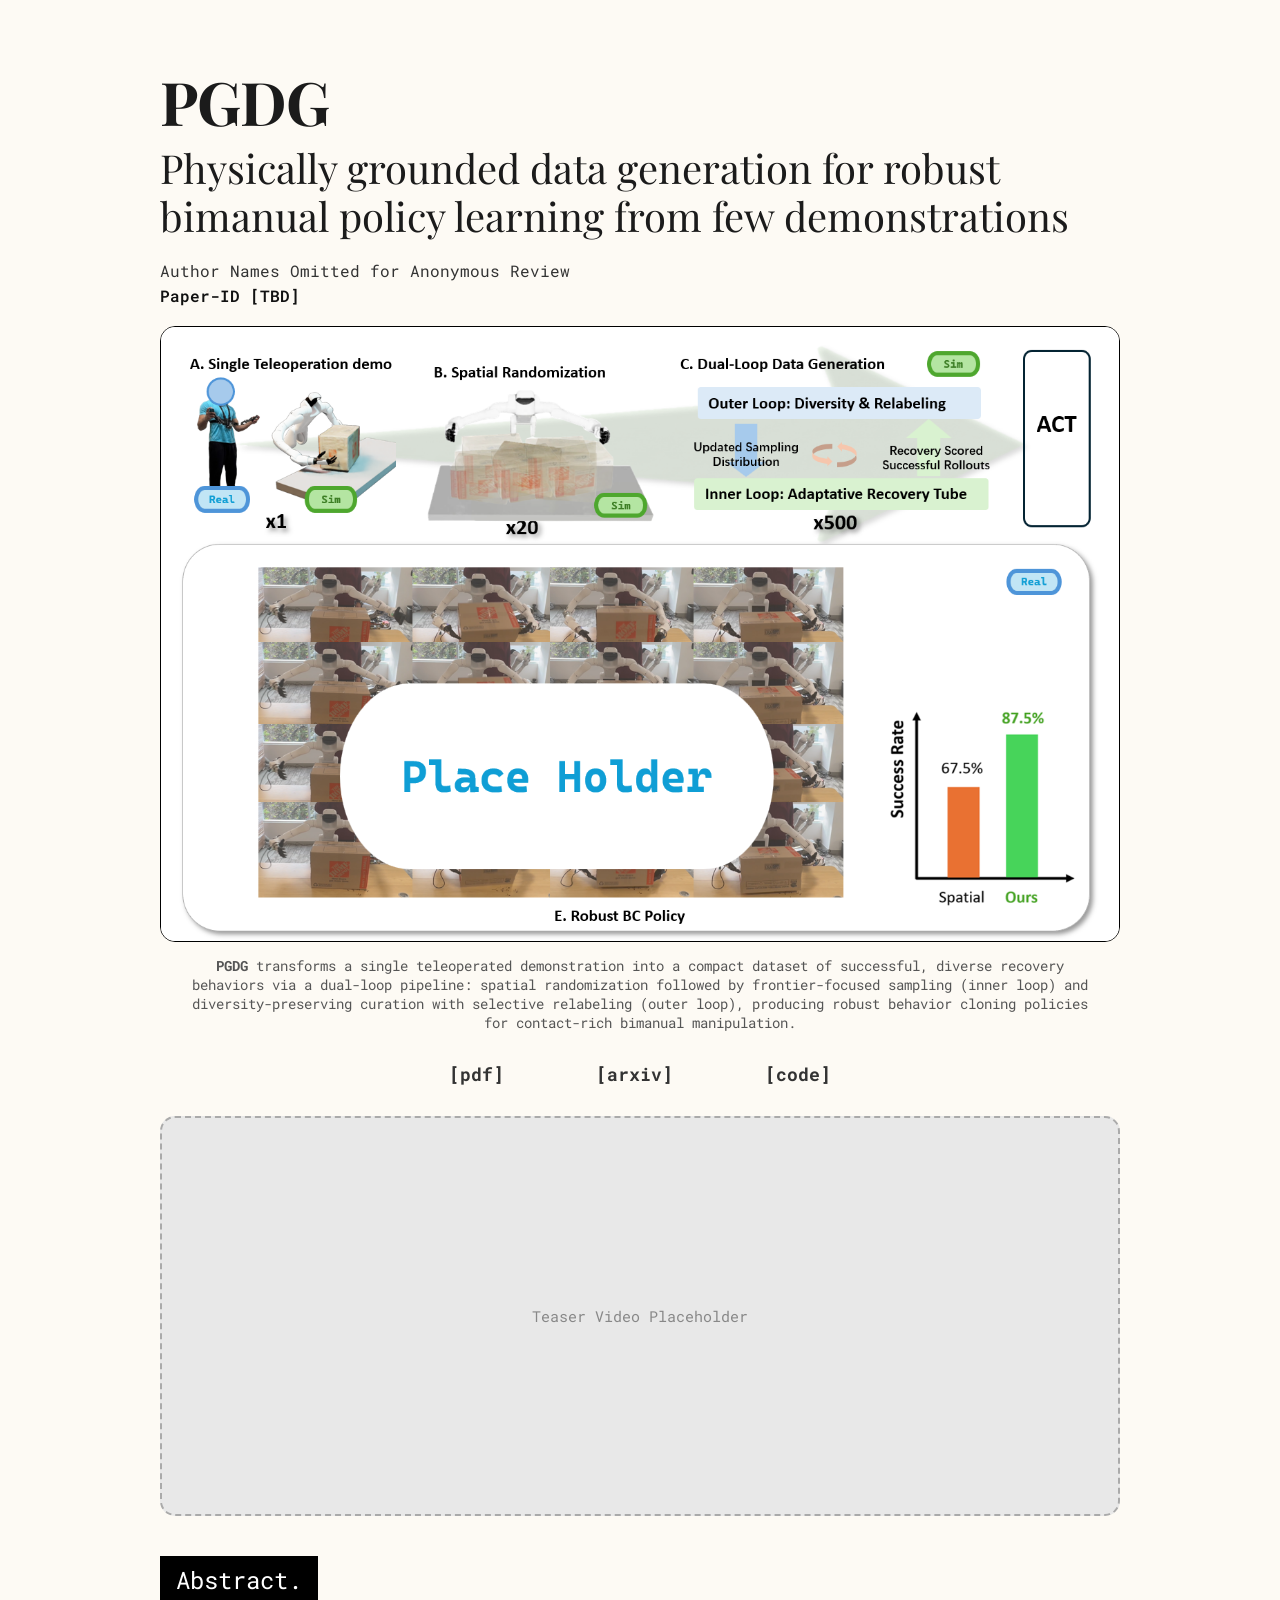
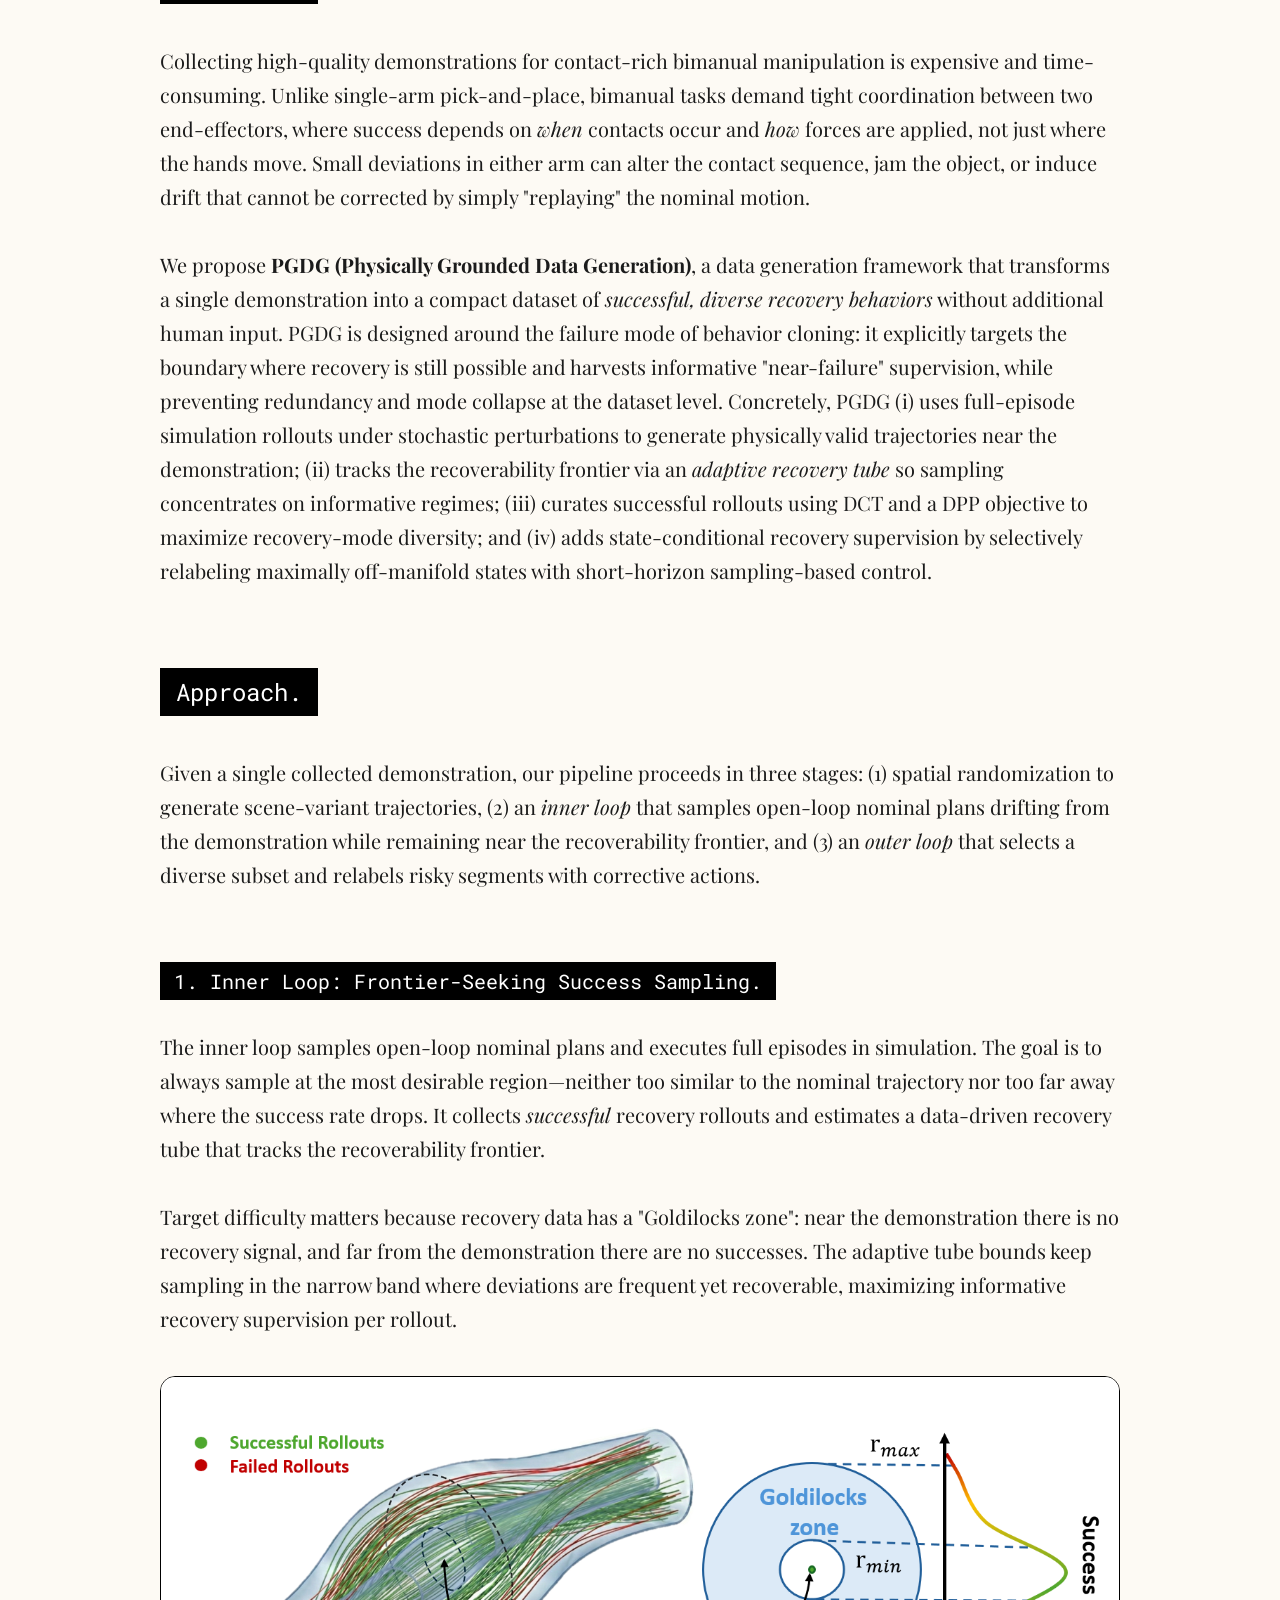
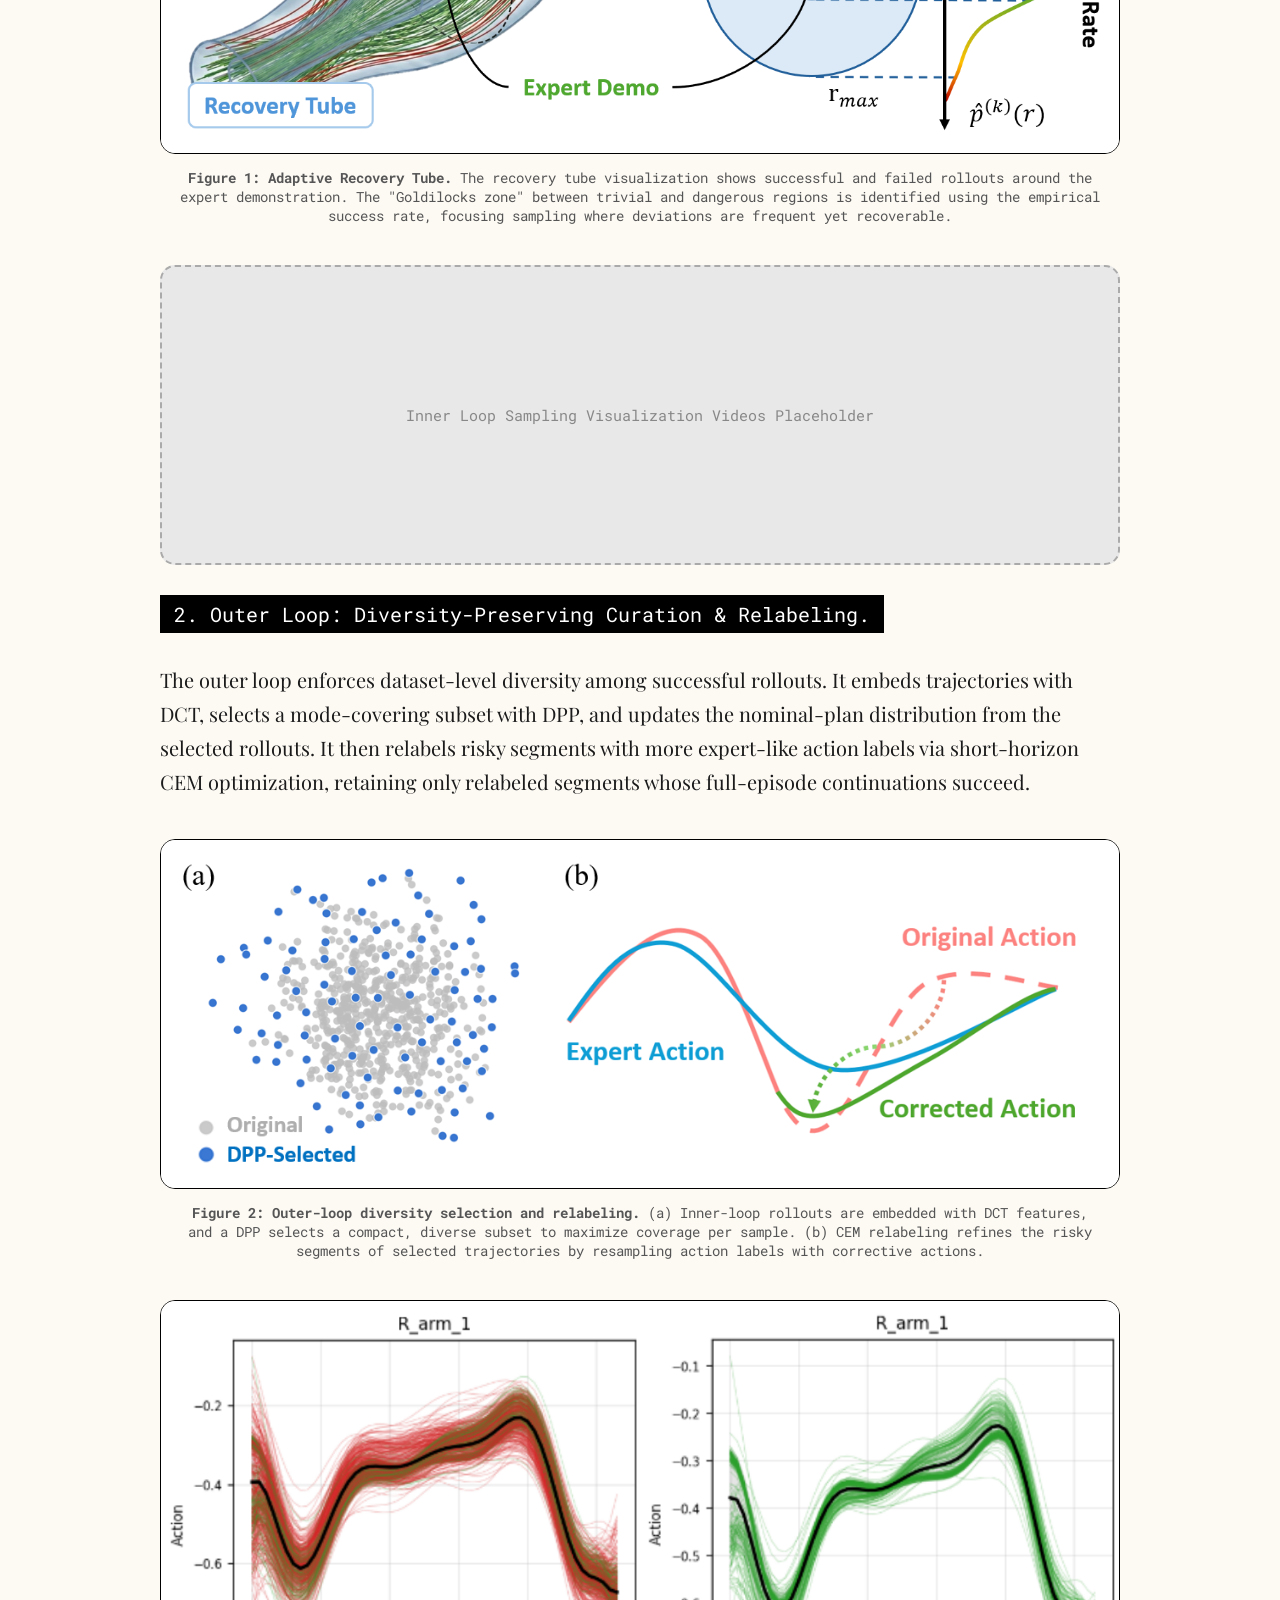
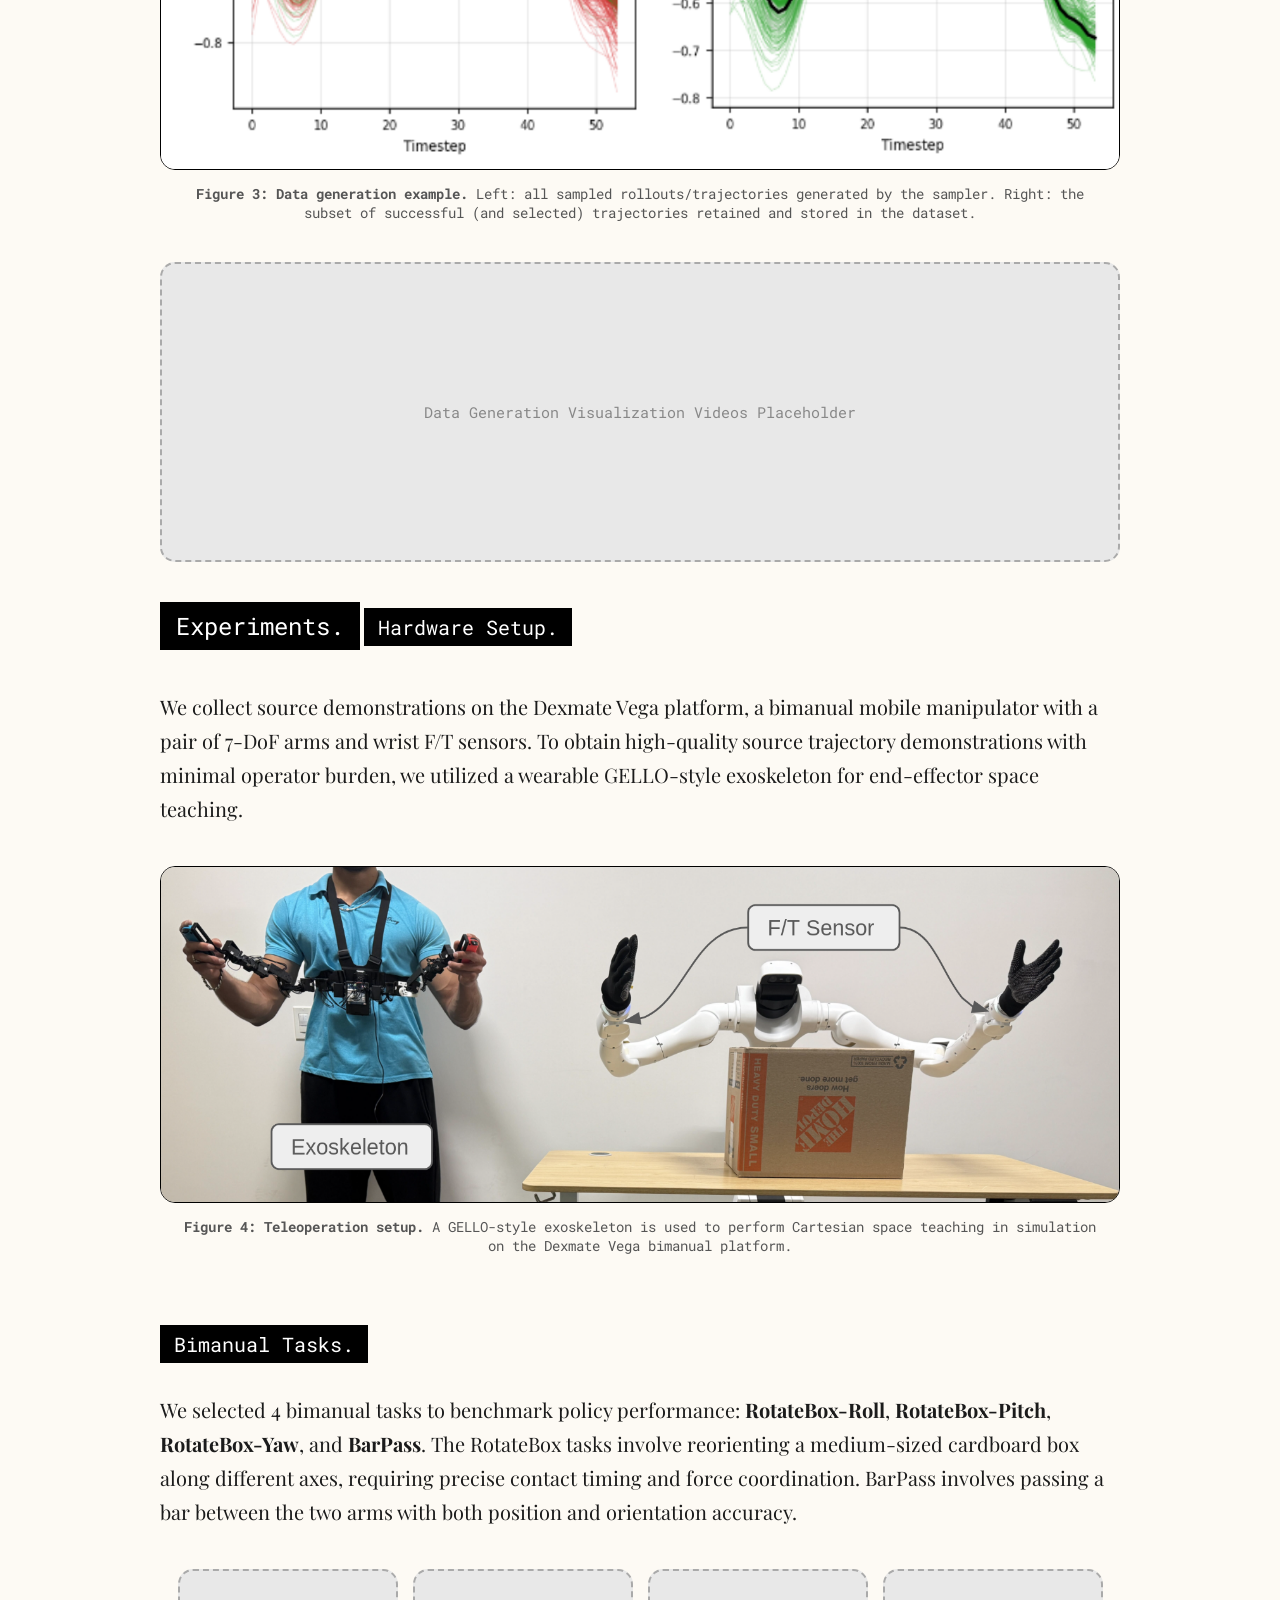
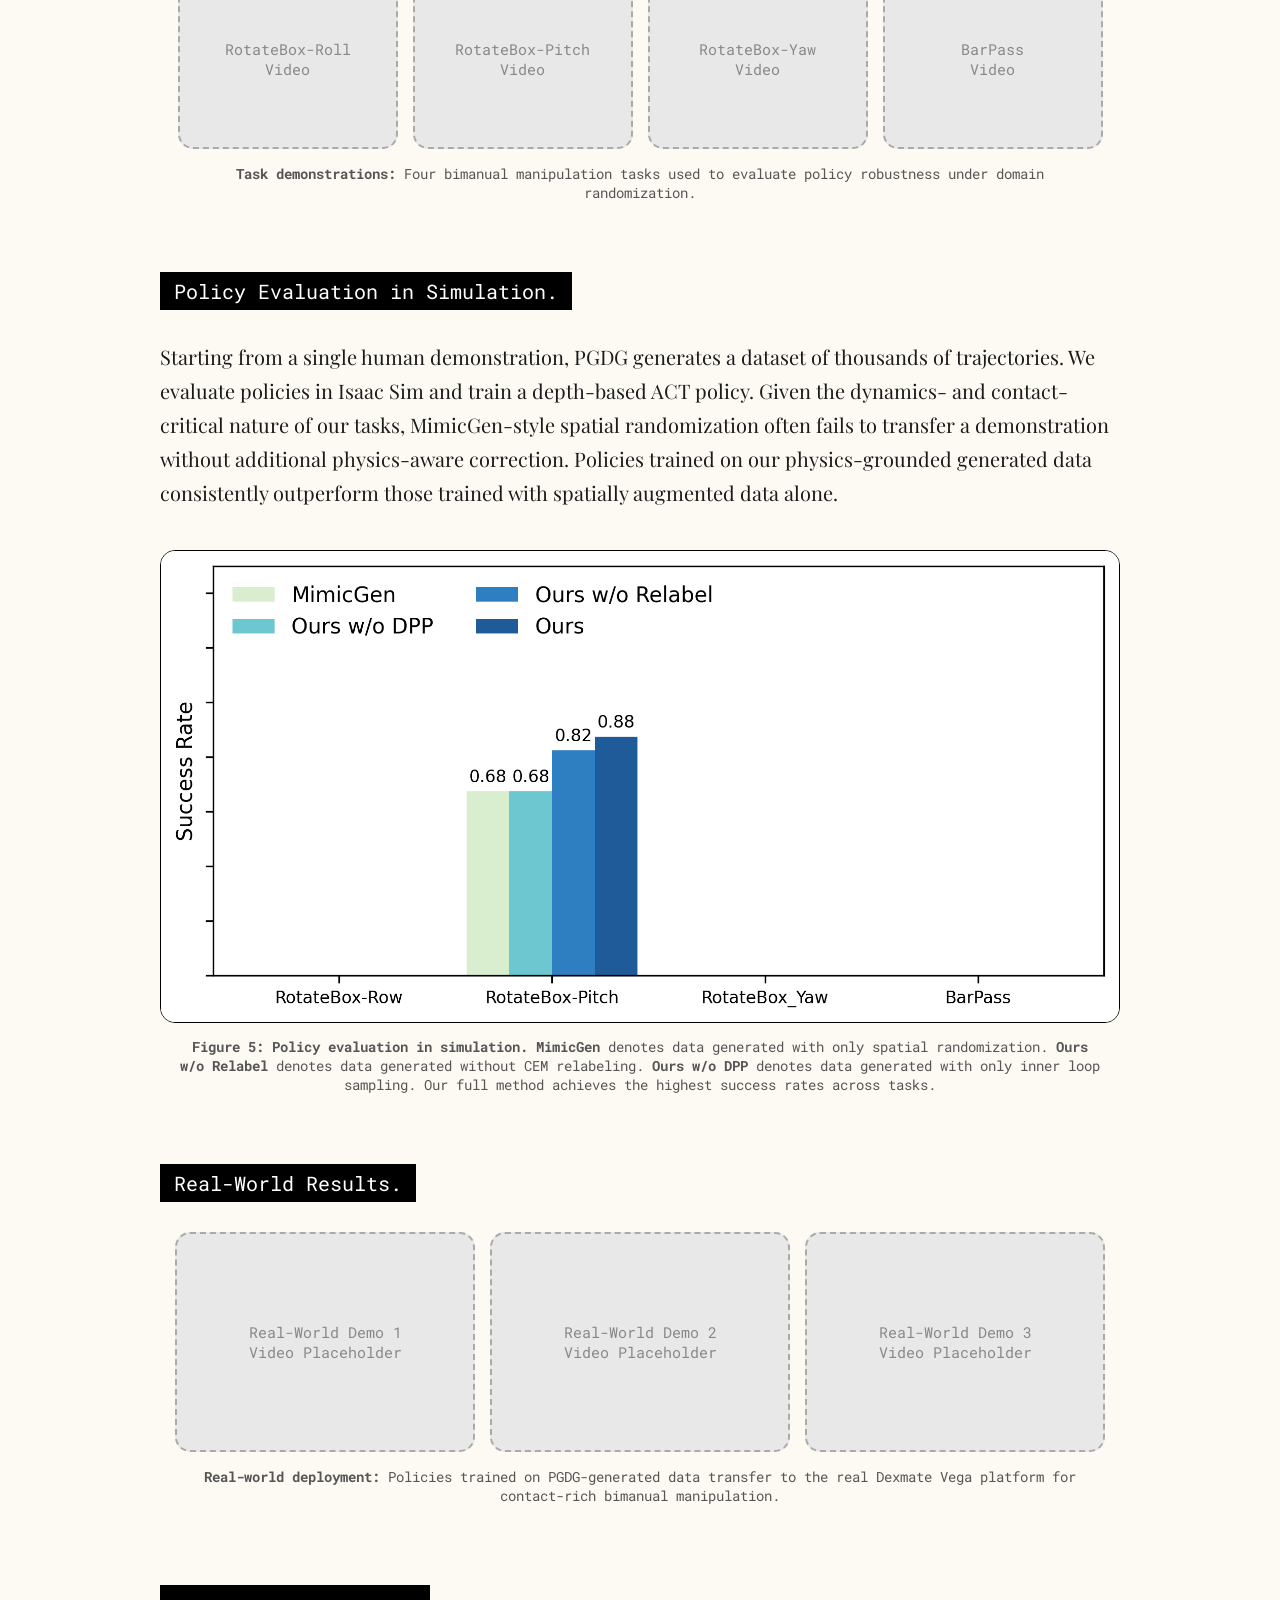
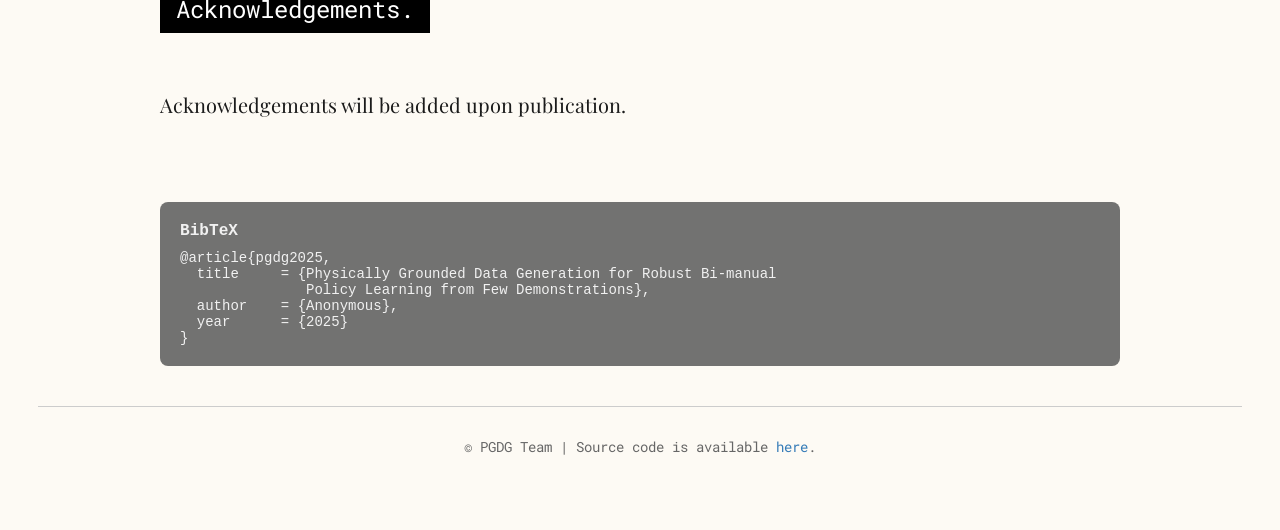
<file: PADA-gh-pages/index.html>
<!DOCTYPE html>
<html lang="en">
<head>
  <meta charset="UTF-8">
  <title>PGDG - Physically Grounded Data Generation</title>
  <link rel="icon" href="./figs/logo.png" type="image/png">
  <link rel="stylesheet" href="style.css">
</head>
<body>
  <div class="toc">
    <h3>Content</h3>
    <hr>
    <ul>
      <li><a href="#abstract">Abstract</a></li>
      <li><a href="#approach">Approach</a></li>
      <li class="toc-subsection"><a href="#inner-loop">Inner Loop</a></li>
      <li class="toc-subsection"><a href="#outer-loop">Outer Loop</a></li>
      <li><a href="#experiments">Experiments</a></li>
      <li><a href="#acknowledgements">Acknowledgements</a></li>
    </ul>
  </div>

  <div class="main-content">
    <div class="hero-text">PGDG</div>
    <div class="sub-hero-text">Physically grounded data generation for robust bimanual policy learning from few demonstrations</div>

    <!-- Authors -->
    <div class="authors">
      Author Names Omitted for Anonymous Review
      <span class="affiliation">Paper-ID [TBD]</span>
    </div>

    <!-- Teaser Figure -->
    <img src="figs/intro.png" alt="PGDG Pipeline Overview">
    <p class="figure-caption">
        <b>PGDG</b> transforms a single teleoperated demonstration into a compact dataset of successful, diverse recovery behaviors via a dual-loop pipeline: spatial randomization followed by frontier-focused sampling (inner loop) and diversity-preserving curation with selective relabeling (outer loop), producing robust behavior cloning policies for contact-rich bimanual manipulation.
    </p>

    <!-- Quick Links -->
    <div class="quick-links">
      <a href="#" target="_blank">[pdf]</a>
      <a href="#" target="_blank">[arxiv]</a>
      <a href="https://github.com/gfchen01/PADA" target="_blank">[code]</a>
    </div>

    <!-- Placeholder teaser video -->
    <div class="figure-placeholder" style="height:400px;">
      <span>Teaser Video Placeholder</span>
    </div>

    <div class="tagline" id="abstract">Abstract.</div>

    <div class="section">
      Collecting high-quality demonstrations for contact-rich bimanual manipulation is expensive and time-consuming. Unlike single-arm pick-and-place, bimanual tasks demand tight coordination between two end-effectors, where success depends on <em>when</em> contacts occur and <em>how</em> forces are applied, not just where the hands move. Small deviations in either arm can alter the contact sequence, jam the object, or induce drift that cannot be corrected by simply "replaying" the nominal motion.

      <br><br>

      We propose <b>PGDG (Physically Grounded Data Generation)</b>, a data generation framework that transforms a single demonstration into a compact dataset of <em>successful, diverse recovery behaviors</em> without additional human input. PGDG is designed around the failure mode of behavior cloning: it explicitly targets the boundary where recovery is still possible and harvests informative "near-failure" supervision, while preventing redundancy and mode collapse at the dataset level. Concretely, PGDG (i) uses full-episode simulation rollouts under stochastic perturbations to generate physically valid trajectories near the demonstration; (ii) tracks the recoverability frontier via an <em>adaptive recovery tube</em> so sampling concentrates on informative regimes; (iii) curates successful rollouts using DCT and a DPP objective to maximize recovery-mode diversity; and (iv) adds state-conditional recovery supervision by selectively relabeling maximally off-manifold states with short-horizon sampling-based control.
    </div>

    <!-- ==================== APPROACH ==================== -->
    <div class="tagline" id="approach">Approach.</div>

    <div class="section">
      Given a single collected demonstration, our pipeline proceeds in three stages: (1) spatial randomization to generate scene-variant trajectories, (2) an <em>inner loop</em> that samples open-loop nominal plans drifting from the demonstration while remaining near the recoverability frontier, and (3) an <em>outer loop</em> that selects a diverse subset and relabels risky segments with corrective actions.
    </div>

    <!-- ==================== INNER LOOP ==================== -->
    <div class="section-subtitle" id="inner-loop">1. Inner Loop: Frontier-Seeking Success Sampling.</div>

    <div class="section">
      The inner loop samples open-loop nominal plans and executes full episodes in simulation. The goal is to always sample at the most desirable region&mdash;neither too similar to the nominal trajectory nor too far away where the success rate drops. It collects <em>successful</em> recovery rollouts and estimates a data-driven recovery tube that tracks the recoverability frontier.
      <br><br>
      Target difficulty matters because recovery data has a "Goldilocks zone": near the demonstration there is no recovery signal, and far from the demonstration there are no successes. The adaptive tube bounds keep sampling in the narrow band where deviations are frequent yet recoverable, maximizing informative recovery supervision per rollout.
    </div>

    <img src="figs/adaptive_tube.png" alt="Adaptive Recovery Tube">
    <p class="figure-caption">
      <b>Figure 1: Adaptive Recovery Tube.</b> The recovery tube visualization shows successful and failed rollouts around the expert demonstration. The "Goldilocks zone" between trivial and dangerous regions is identified using the empirical success rate, focusing sampling where deviations are frequent yet recoverable.
    </p>

    <!-- Placeholder: Inner loop demo videos -->
    <div class="figure-placeholder" style="height:300px;">
      <span>Inner Loop Sampling Visualization Videos Placeholder</span>
    </div>

    <!-- ==================== OUTER LOOP ==================== -->
    <div class="section-subtitle" id="outer-loop">2. Outer Loop: Diversity-Preserving Curation &amp; Relabeling.</div>

    <div class="section">
      The outer loop enforces dataset-level diversity among successful rollouts. It embeds trajectories with DCT, selects a mode-covering subset with DPP, and updates the nominal-plan distribution from the selected rollouts. It then relabels risky segments with more expert-like action labels via short-horizon CEM optimization, retaining only relabeled segments whose full-episode continuations succeed.
    </div>

    <img src="figs/outer_loop.png" alt="Outer Loop: Diversity Selection and Relabeling">
    <p class="figure-caption">
      <b>Figure 2: Outer-loop diversity selection and relabeling.</b> (a) Inner-loop rollouts are embedded with DCT features, and a DPP selects a compact, diverse subset to maximize coverage per sample. (b) CEM relabeling refines the risky segments of selected trajectories by resampling action labels with corrective actions.
    </p>

    <img src="figs/data_example.png" alt="Data Generation Example">
    <p class="figure-caption">
      <b>Figure 3: Data generation example.</b> Left: all sampled rollouts/trajectories generated by the sampler. Right: the subset of successful (and selected) trajectories retained and stored in the dataset.
    </p>

    <!-- Placeholder: Data generation visualization videos -->
    <div class="figure-placeholder" style="height:300px;">
      <span>Data Generation Visualization Videos Placeholder</span>
    </div>

    <!-- ==================== EXPERIMENTS ==================== -->
    <div class="tagline" id="experiments">Experiments.</div>

    <div class="section-subtitle">Hardware Setup.</div>

    <div class="section">
      We collect source demonstrations on the Dexmate Vega platform, a bimanual mobile manipulator with a pair of 7-DoF arms and wrist F/T sensors. To obtain high-quality source trajectory demonstrations with minimal operator burden, we utilized a wearable GELLO-style exoskeleton for end-effector space teaching.
    </div>

    <img src="figs/exoskeleton.png" alt="Teleoperation Setup">
    <p class="figure-caption">
      <b>Figure 4: Teleoperation setup.</b> A GELLO-style exoskeleton is used to perform Cartesian space teaching in simulation on the Dexmate Vega bimanual platform.
    </p>

    <div class="section-subtitle">Bimanual Tasks.</div>

    <div class="section">
      We selected 4 bimanual tasks to benchmark policy performance: <b>RotateBox-Roll</b>, <b>RotateBox-Pitch</b>, <b>RotateBox-Yaw</b>, and <b>BarPass</b>. The RotateBox tasks involve reorienting a medium-sized cardboard box along different axes, requiring precise contact timing and force coordination. BarPass involves passing a bar between the two arms with both position and orientation accuracy.
    </div>

    <!-- Placeholder: Task demo videos -->
    <div style="display:flex; gap:15px; justify-content:center; margin-bottom:15px; flex-wrap:wrap;">
      <div class="figure-placeholder" style="width:220px; height:180px;">
        <span>RotateBox-Roll<br>Video</span>
      </div>
      <div class="figure-placeholder" style="width:220px; height:180px;">
        <span>RotateBox-Pitch<br>Video</span>
      </div>
      <div class="figure-placeholder" style="width:220px; height:180px;">
        <span>RotateBox-Yaw<br>Video</span>
      </div>
      <div class="figure-placeholder" style="width:220px; height:180px;">
        <span>BarPass<br>Video</span>
      </div>
    </div>
    <p class="figure-caption">
      <b>Task demonstrations:</b> Four bimanual manipulation tasks used to evaluate policy robustness under domain randomization.
    </p>

    <div class="section-subtitle">Policy Evaluation in Simulation.</div>

    <div class="section">
      Starting from a single human demonstration, PGDG generates a dataset of thousands of trajectories. We evaluate policies in Isaac Sim and train a depth-based ACT policy. Given the dynamics- and contact-critical nature of our tasks, MimicGen-style spatial randomization often fails to transfer a demonstration without additional physics-aware correction. Policies trained on our physics-grounded generated data consistently outperform those trained with spatially augmented data alone.
    </div>

    <img src="figs/simulation_eval.png" alt="Simulation Evaluation Results">
    <p class="figure-caption">
      <b>Figure 5: Policy evaluation in simulation.</b> <b>MimicGen</b> denotes data generated with only spatial randomization. <b>Ours w/o Relabel</b> denotes data generated without CEM relabeling. <b>Ours w/o DPP</b> denotes data generated with only inner loop sampling. Our full method achieves the highest success rates across tasks.
    </p>

    <!-- Placeholder: Real-world experiment videos -->
    <div class="section-subtitle">Real-World Results.</div>

    <div style="display:flex; gap:15px; justify-content:center; margin-bottom:15px; flex-wrap:wrap;">
      <div class="figure-placeholder" style="width:300px; height:220px;">
        <span>Real-World Demo 1<br>Video Placeholder</span>
      </div>
      <div class="figure-placeholder" style="width:300px; height:220px;">
        <span>Real-World Demo 2<br>Video Placeholder</span>
      </div>
      <div class="figure-placeholder" style="width:300px; height:220px;">
        <span>Real-World Demo 3<br>Video Placeholder</span>
      </div>
    </div>
    <p class="figure-caption">
      <b>Real-world deployment:</b> Policies trained on PGDG-generated data transfer to the real Dexmate Vega platform for contact-rich bimanual manipulation.
    </p>

    <!-- ==================== ACKNOWLEDGEMENTS ==================== -->
    <div class="tagline" id="acknowledgements">Acknowledgements.</div>
    <div class="section" style="margin-top: -5px;">
      <p>
        Acknowledgements will be added upon publication.
      </p>
    </div>

    <!-- BibTeX -->
    <div class="bibtex-code" id="bibtex">
      <div class="bibtex-title">BibTeX</div>
      <pre><code>@article{pgdg2025,
  title     = {Physically Grounded Data Generation for Robust Bi-manual
               Policy Learning from Few Demonstrations},
  author    = {Anonymous},
  year      = {2025}
}</code></pre>
    </div>

  </div> <!-- End of main-content div -->

  <div class="footer">
     &copy; PGDG Team | Source code is available <a href="https://github.com/gfchen01/PADA" target="_blank">here</a>.
  </div>

</body>
</html>
</file>
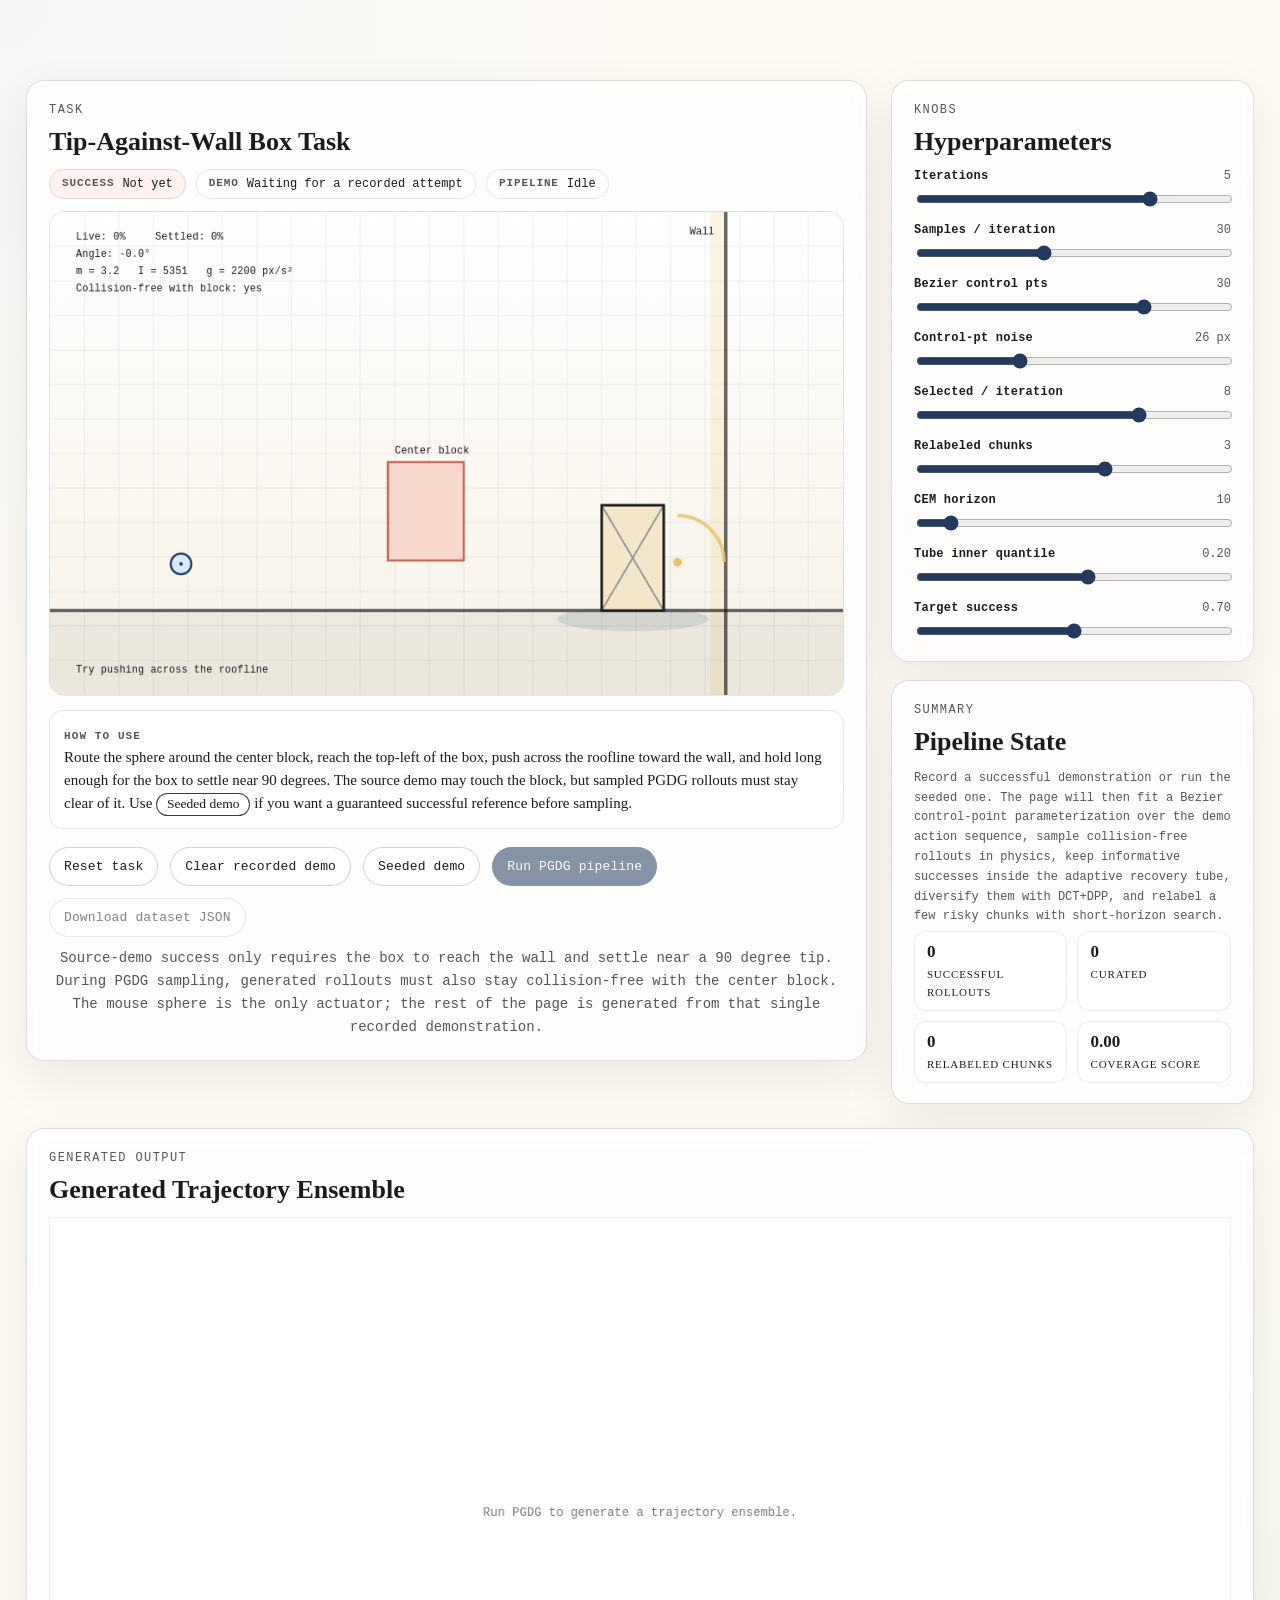
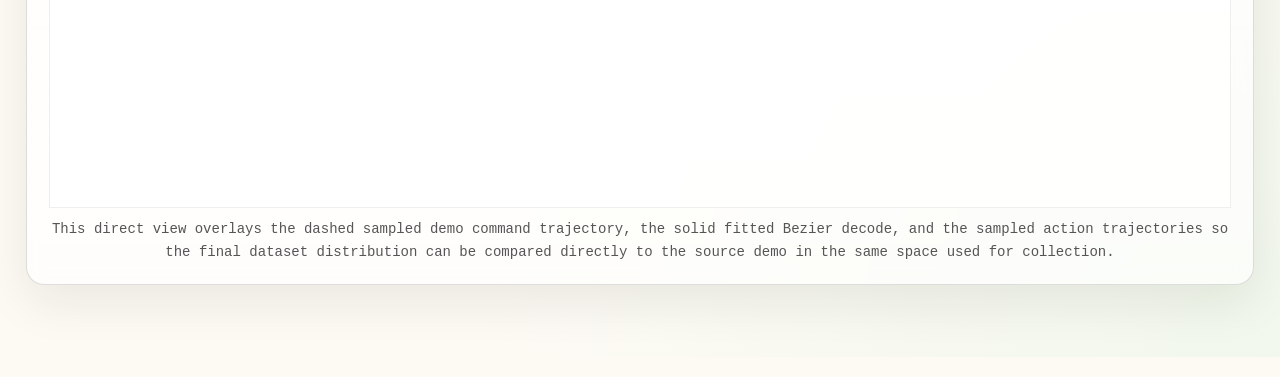
<file: pgdg-demo.html>
<!DOCTYPE html>
<html lang="en">
<head>
  <meta charset="UTF-8">
  <meta name="viewport" content="width=device-width, initial-scale=1.0">
  <title>PGDG Interactive Demo</title>
  <script>
    if (new URLSearchParams(window.location.search).get("embed") === "1") {
      document.documentElement.classList.add("embed-mode");
    }
  </script>
  <style>
    :root {
      --bg: #fdfaf4;
      --ink: #1b1b1b;
      --muted: #555;
      --line: rgba(27, 27, 27, 0.16);
      --panel: rgba(255, 255, 255, 0.66);
      --panel-strong: rgba(255, 255, 255, 0.84);
      --sampler: #ccefd6;
      --curator: #d6e8ff;
      --relabel: #e9ddff;
      --success: #2b7a4b;
      --danger: #a53d2d;
      --accent: #23395d;
      --gold: #e8c06b;
      --shadow: 0 18px 48px rgba(31, 25, 14, 0.08);
    }

    * {
      box-sizing: border-box;
    }

    html {
      scroll-behavior: smooth;
    }

    body {
      margin: 0;
      background: radial-gradient(circle at top left, rgba(214, 232, 255, 0.22), transparent 28%),
        radial-gradient(circle at bottom right, rgba(204, 239, 214, 0.24), transparent 34%),
        var(--bg);
      color: var(--ink);
      font-family: "Playfair Display", Georgia, "Times New Roman", serif;
      padding: 52px 26px 72px;
    }

    .embed-mode body {
      padding: 20px 14px 28px;
    }

    button,
    input,
    textarea,
    pre {
      font-family: "Roboto Mono", "SFMono-Regular", Consolas, "Liberation Mono", monospace;
    }

    .page {
      max-width: 1420px;
      margin: 0 auto;
    }

    .embed-mode .page {
      max-width: none;
    }

    .hero {
      margin-bottom: 28px;
    }

    .embed-mode .hero {
      margin-bottom: 18px;
    }

    .hero h1 {
      margin: 0 0 8px;
      font-size: clamp(48px, 6.4vw, 78px);
      line-height: 0.96;
      letter-spacing: -1.6px;
    }

    .embed-mode .hero h1 {
      font-size: clamp(34px, 5vw, 56px);
    }

    .hero .subhero {
      font-size: clamp(24px, 3vw, 40px);
      line-height: 1.12;
      max-width: 1120px;
      margin-bottom: 20px;
    }

    .embed-mode .hero .subhero {
      font-size: clamp(18px, 2.6vw, 28px);
      margin-bottom: 14px;
    }

    .hero .intro {
      max-width: 1080px;
      font-size: 19px;
      line-height: 1.7;
      margin: 0;
    }

    .embed-mode .hero .intro {
      max-width: none;
      font-size: 17px;
    }

    .tagline {
      display: inline-block;
      margin: 0 0 18px;
      font-family: "Roboto Mono", "SFMono-Regular", Consolas, monospace;
      font-size: 14px;
      font-weight: 700;
      letter-spacing: 0.14em;
      text-transform: uppercase;
    }

    .term-sampler,
    .term-curator,
    .term-relabel {
      border-radius: 0.3em;
      padding: 0 0.22em;
      color: var(--ink);
    }

    .term-sampler {
      background: var(--sampler);
    }

    .term-curator {
      background: var(--curator);
    }

    .term-relabel {
      background: var(--relabel);
    }

    .layout {
      display: grid;
      grid-template-columns: minmax(0, 2.2fr) minmax(320px, 0.95fr);
      gap: 24px;
      align-items: start;
    }

    .card {
      border: 1.5px solid rgba(27, 27, 27, 0.14);
      border-radius: 18px;
      background: linear-gradient(180deg, var(--panel-strong), var(--panel));
      box-shadow: var(--shadow);
      backdrop-filter: blur(8px);
    }

    .card-body {
      padding: 22px 22px 20px;
    }

    .card-title {
      margin: 0 0 12px;
      font-size: 26px;
      line-height: 1.15;
    }

    .card-kicker {
      margin: 0 0 10px;
      font-family: "Roboto Mono", "SFMono-Regular", Consolas, monospace;
      font-size: 12px;
      letter-spacing: 0.12em;
      text-transform: uppercase;
      color: var(--muted);
    }

    .playground {
      overflow: hidden;
    }

    .sim-frame {
      position: relative;
      border-radius: 16px;
      overflow: hidden;
      border: 1.5px solid rgba(27, 27, 27, 0.11);
      background: linear-gradient(180deg, rgba(255, 255, 255, 0.95), rgba(248, 244, 236, 0.9));
    }

    canvas {
      display: block;
      width: 100%;
      height: auto;
    }

    .sim-frame canvas {
      touch-action: none;
      cursor: grab;
    }

    .sim-frame canvas.dragging {
      cursor: grabbing;
    }

    .hud-row {
      display: flex;
      gap: 10px;
      flex-wrap: wrap;
      align-items: center;
      margin-bottom: 12px;
    }

    .pill {
      display: inline-flex;
      align-items: center;
      gap: 8px;
      padding: 8px 12px;
      border-radius: 999px;
      font-family: "Roboto Mono", "SFMono-Regular", Consolas, monospace;
      font-size: 12px;
      line-height: 1;
      background: rgba(255, 255, 255, 0.82);
      border: 1px solid rgba(27, 27, 27, 0.11);
      backdrop-filter: blur(8px);
    }

    .pill strong {
      font-size: 11px;
      letter-spacing: 0.08em;
      text-transform: uppercase;
      color: var(--muted);
    }

    .pill.success {
      background: rgba(204, 239, 214, 0.94);
      border-color: rgba(43, 122, 75, 0.18);
    }

    .pill.fail {
      background: rgba(255, 241, 238, 0.94);
      border-color: rgba(165, 61, 45, 0.18);
    }

    .hint-card {
      margin-top: 14px;
      padding: 12px 14px;
      border-radius: 14px;
      background: rgba(255, 255, 255, 0.78);
      border: 1px solid rgba(27, 27, 27, 0.11);
      font-size: 15px;
      line-height: 1.55;
    }

    .hint-card strong {
      font-family: "Roboto Mono", "SFMono-Regular", Consolas, monospace;
      font-size: 11px;
      letter-spacing: 0.1em;
      text-transform: uppercase;
      color: var(--muted);
    }

    .btn-ref {
      display: inline-block;
      border: 1.5px solid rgba(27, 27, 27, 0.85);
      background: rgba(255, 255, 255, 0.9);
      color: var(--ink);
      padding: 1px 10px;
      border-radius: 999px;
      font-size: 0.9em;
      font-style: normal;
      line-height: 1.4;
      white-space: nowrap;
    }

    .button-row {
      display: flex;
      flex-wrap: wrap;
      gap: 12px;
      margin: 18px 0 10px;
    }

    .button-row button {
      appearance: none;
      border: 1.5px solid rgba(27, 27, 27, 0.18);
      background: rgba(255, 255, 255, 0.9);
      color: var(--ink);
      padding: 11px 14px;
      border-radius: 999px;
      font-size: 13px;
      letter-spacing: 0.01em;
      cursor: pointer;
      transition: transform 140ms ease, border-color 140ms ease, background 140ms ease;
    }

    .button-row button:hover:not(:disabled) {
      transform: translateY(-1px);
      border-color: rgba(27, 27, 27, 0.3);
      background: rgba(255, 255, 255, 0.98);
    }

    .button-row button:disabled {
      cursor: not-allowed;
      opacity: 0.55;
    }

    .button-row .primary {
      background: var(--accent);
      color: #fdfaf4;
      border-color: rgba(35, 57, 93, 0.9);
    }

    .button-row .primary:hover:not(:disabled) {
      background: #2a466e;
    }

    .figure-caption {
      margin: 10px 0 0;
      text-align: center;
      color: var(--muted);
      font-size: 14px;
      line-height: 1.65;
      font-family: "Roboto Mono", "SFMono-Regular", Consolas, monospace;
    }

    .sidebar {
      position: sticky;
      top: 24px;
      display: grid;
      gap: 18px;
    }

    .knob-grid {
      display: grid;
      gap: 14px;
    }

    .knob {
      display: grid;
      gap: 6px;
    }

    .knob-head {
      display: flex;
      justify-content: space-between;
      gap: 12px;
      align-items: baseline;
      font-family: "Roboto Mono", "SFMono-Regular", Consolas, monospace;
      font-size: 12px;
      color: var(--muted);
    }

    .knob-head strong {
      color: var(--ink);
      font-size: 12px;
      font-weight: 700;
      letter-spacing: 0.02em;
    }

    input[type="range"] {
      width: 100%;
      accent-color: #23395d;
    }

    .summary {
      display: grid;
      gap: 10px;
      font-family: "Roboto Mono", "SFMono-Regular", Consolas, monospace;
      font-size: 12px;
      line-height: 1.65;
      color: var(--muted);
    }

    .summary strong {
      color: var(--ink);
    }

    .summary-grid {
      display: grid;
      grid-template-columns: repeat(2, minmax(0, 1fr));
      gap: 10px;
      margin-top: 4px;
    }

    .summary-stat {
      padding: 10px 12px;
      border-radius: 12px;
      border: 1px solid rgba(27, 27, 27, 0.08);
      background: rgba(255, 255, 255, 0.7);
    }

    .summary-stat strong {
      display: block;
      font-size: 17px;
      margin-bottom: 2px;
    }

    .summary-stat span {
      font-size: 11px;
      text-transform: uppercase;
      letter-spacing: 0.08em;
    }

    pre {
      margin: 0;
      padding: 16px;
      border-radius: 14px;
      background: rgba(255, 255, 255, 0.82);
      border: 1px solid rgba(27, 27, 27, 0.09);
      max-height: 320px;
      overflow: auto;
      font-size: 11px;
      line-height: 1.5;
      white-space: pre-wrap;
      word-break: break-word;
    }

    .ensemble-wide {
      margin-top: 24px;
    }

    .footer-note {
      margin-top: 20px;
      font-size: 16px;
      line-height: 1.65;
      max-width: 1100px;
    }

    .embed-mode .footer-note {
      margin-bottom: 0;
    }

    @media (max-width: 1180px) {
      .layout {
        grid-template-columns: 1fr;
      }

      .sidebar {
        position: static;
      }
    }

    @media (max-width: 860px) {
      body {
        padding: 32px 16px 44px;
      }

      .embed-mode body {
        padding: 16px 10px 20px;
      }

      .summary-grid {
        grid-template-columns: 1fr 1fr;
      }
    }
  </style>
</head>
<body>
  <div class="page">
    <header class="hero">

    </header>

    <div class="layout">
      <section class="card playground">
        <div class="card-body">
          <div class="card-kicker">Task</div>
          <h2 class="card-title">Tip-Against-Wall Box Task</h2>
          <div class="hud-row">
            <div id="statusPill" class="pill fail"><strong>Success</strong><span>Not yet</span></div>
            <div id="demoPill" class="pill"><strong>Demo</strong><span>Waiting for a recorded attempt</span></div>
            <div id="pipelinePill" class="pill"><strong>Pipeline</strong><span>Idle</span></div>
          </div>
          <div class="sim-frame">
            <canvas id="simCanvas" width="920" height="560"></canvas>
          </div>
          <div class="hint-card">
            <strong>How To Use</strong><br>
            Route the sphere around the center block, reach the top-left of the box, push across the roofline toward the wall, and hold long enough for the box to settle near 90 degrees. The source demo may touch the block, but sampled PGDG rollouts must stay clear of it. Use <span class="btn-ref">Seeded demo</span> if you want a guaranteed successful reference before sampling.
          </div>
          <div class="button-row">
            <button id="resetBtn">Reset task</button>
            <button id="clearDemoBtn">Clear recorded demo</button>
            <button id="seedDemoBtn">Seeded demo</button>
            <button id="runPipelineBtn" class="primary" disabled>Run PGDG pipeline</button>
            <button id="downloadBtn" disabled>Download dataset JSON</button>
          </div>
          <p class="figure-caption">
            Source-demo success only requires the box to reach the wall and settle near a 90 degree tip. During PGDG sampling, generated rollouts must also stay collision-free with the center block. The mouse sphere is the only actuator; the rest of the page is generated from that single recorded demonstration.
          </p>
        </div>
      </section>

      <aside class="sidebar">
        <section class="card">
          <div class="card-body">
            <div class="card-kicker">Knobs</div>
            <h2 class="card-title">Hyperparameters</h2>
            <div class="knob-grid" id="knobGrid">
              <div class="knob">
                <div class="knob-head"><strong>Iterations</strong><span id="iterationsValue">5</span></div>
                <input id="iterations" type="range" min="2" max="6" step="1" value="5">
              </div>
              <div class="knob">
                <div class="knob-head"><strong>Samples / iteration</strong><span id="samplesPerIterationValue">30</span></div>
                <input id="samplesPerIteration" type="range" min="18" max="48" step="2" value="30">
              </div>
              <div class="knob">
                <div class="knob-head"><strong>Bezier control pts</strong><span id="controlPointCountValue">30</span></div>
                <input id="controlPointCount" type="range" min="3" max="40" step="1" value="30">
              </div>
              <div class="knob">
                <div class="knob-head"><strong>Control-pt noise</strong><span id="noisePxValue">26 px</span></div>
                <input id="noisePx" type="range" min="10" max="60" step="2" value="26">
              </div>
              <div class="knob">
                <div class="knob-head"><strong>Selected / iteration</strong><span id="selectedPerIterationValue">8</span></div>
                <input id="selectedPerIteration" type="range" min="3" max="10" step="1" value="8">
              </div>
              <div class="knob">
                <div class="knob-head"><strong>Relabeled chunks</strong><span id="relabelCountValue">3</span></div>
                <input id="relabelCount" type="range" min="0" max="5" step="1" value="3">
              </div>
              <div class="knob">
                <div class="knob-head"><strong>CEM horizon</strong><span id="cemHorizonValue">10</span></div>
                <input id="cemHorizon" type="range" min="6" max="50" step="1" value="10">
              </div>
              <div class="knob">
                <div class="knob-head"><strong>Tube inner quantile</strong><span id="qminValue">0.20</span></div>
                <input id="qmin" type="range" min="0.08" max="0.30" step="0.01" value="0.20">
              </div>
              <div class="knob">
                <div class="knob-head"><strong>Target success</strong><span id="targetSuccessValue">0.70</span></div>
                <input id="targetSuccess" type="range" min="0.50" max="0.90" step="0.01" value="0.70">
              </div>
            </div>
          </div>
        </section>

        <section class="card">
          <div class="card-body">
            <div class="card-kicker">Summary</div>
            <h2 class="card-title">Pipeline State</h2>
            <div class="summary" id="pipelineSummary">
              Record a successful demonstration or run the seeded one. The page will then fit a Bezier control-point parameterization over the demo action sequence, sample collision-free rollouts in physics, keep informative successes inside the adaptive recovery tube, diversify them with DCT+DPP, and relabel a few risky chunks with short-horizon search.
            </div>
            <div class="summary-grid" id="summaryGrid">
              <div class="summary-stat"><strong id="summarySuccesses">0</strong><span>Successful rollouts</span></div>
              <div class="summary-stat"><strong id="summarySelected">0</strong><span>Curated</span></div>
              <div class="summary-stat"><strong id="summaryRelabeled">0</strong><span>Relabeled chunks</span></div>
              <div class="summary-stat"><strong id="summaryCoverage">0.00</strong><span>Coverage score</span></div>
            </div>
          </div>
        </section>

      </aside>
    </div>

    <section class="card ensemble-wide">
      <div class="card-body">
        <div class="card-kicker">Generated Output</div>
        <h2 class="card-title">Generated Trajectory Ensemble</h2>
        <canvas id="ensembleCanvas" width="1360" height="680"></canvas>
        <p class="figure-caption">
          This direct view overlays the dashed sampled demo command trajectory, the solid fitted Bezier decode, and the sampled action trajectories so the final dataset distribution can be compared directly to the source demo in the same space used for collection.
        </p>
      </div>
    </section>


  </div>

  <script>
    const SIM = {
      width: 920,
      height: 560,
      floorY: 462,
      wallX: 784,
      leftX: 94,
      dt: 1 / 60,
      substeps: 6,
      gravity: 2200,
      mouseRadius: 12,
      mouseMaxSpeed: 1680,
      successThreshold: 0.86,
      parkedMouse: { x: 152, y: 408 },
      centerBlock: { x: 392, y: 290, w: 88, h: 114 },
      startBoxX: 676,
      boxW: 72,
      boxH: 122,
      boxMass: 3.2,
      boxRestitution: 0.04,
      boxFriction: 0.62
    };

    const app = {
      sim: null,
      latestDemo: null,
      latestSuccessfulDemo: null,
      currentAttempt: null,
      pendingFinalizeFrames: 0,
      pointer: { active: false, x: SIM.parkedMouse.x, y: SIM.parkedMouse.y },
      autoplay: null,
      autoResetOnNextDrag: false,
      runningPipeline: false,
      pipeline: null,
      lastTime: performance.now(),
      accumulator: 0,
      activeTarget: { x: SIM.parkedMouse.x, y: SIM.parkedMouse.y, engaged: false }
    };

    const DCT_CACHE = new Map();

    const dom = {
      simCanvas: document.getElementById("simCanvas"),
      ensembleCanvas: document.getElementById("ensembleCanvas"),
      statusPill: document.getElementById("statusPill"),
      demoPill: document.getElementById("demoPill"),
      pipelinePill: document.getElementById("pipelinePill"),
      resetBtn: document.getElementById("resetBtn"),
      clearDemoBtn: document.getElementById("clearDemoBtn"),
      seedDemoBtn: document.getElementById("seedDemoBtn"),
      runPipelineBtn: document.getElementById("runPipelineBtn"),
      downloadBtn: document.getElementById("downloadBtn"),
      pipelineSummary: document.getElementById("pipelineSummary"),
      summarySuccesses: document.getElementById("summarySuccesses"),
      summarySelected: document.getElementById("summarySelected"),
      summaryRelabeled: document.getElementById("summaryRelabeled"),
      summaryCoverage: document.getElementById("summaryCoverage")
    };

    const knobIds = [
      "iterations",
      "samplesPerIteration",
      "controlPointCount",
      "noisePx",
      "selectedPerIteration",
      "relabelCount",
      "cemHorizon",
      "qmin",
      "targetSuccess"
    ];

    const knobLabels = {
      iterations: v => `${v}`,
      samplesPerIteration: v => `${v}`,
      controlPointCount: v => `${v}`,
      noisePx: v => `${v} px`,
      selectedPerIteration: v => `${v}`,
      relabelCount: v => `${v}`,
      cemHorizon: v => `${v}`,
      qmin: v => Number(v).toFixed(2),
      targetSuccess: v => Number(v).toFixed(2)
    };

    function clamp(value, min, max) {
      return Math.max(min, Math.min(max, value));
    }

    function lerp(a, b, t) {
      return a + (b - a) * t;
    }

    function easeInOut(t) {
      return 0.5 - 0.5 * Math.cos(Math.PI * clamp(t, 0, 1));
    }

    function dist(a, b) {
      return Math.hypot(a.x - b.x, a.y - b.y);
    }

    function deepCloneState(state) {
      return {
        box: { ...state.box },
        mouse: { ...state.mouse },
        frame: state.frame,
        goalScore: state.goalScore,
        liveGoalScore: state.liveGoalScore,
        maxGoalScore: state.maxGoalScore,
        maxLiveGoalScore: state.maxLiveGoalScore,
        wallTouchFrames: state.wallTouchFrames,
        obstacleTouchFrames: state.obstacleTouchFrames,
        lastPose: state.lastPose ? {
          x: state.lastPose.x,
          y: state.lastPose.y,
          rightmost: state.lastPose.rightmost,
          corners: state.lastPose.corners.map(p => ({ x: p.x, y: p.y }))
        } : null
      };
    }

    function createRng(seed) {
      let t = seed >>> 0;
      return function rand() {
        t += 0x6D2B79F5;
        let r = Math.imul(t ^ t >>> 15, 1 | t);
        r ^= r + Math.imul(r ^ r >>> 7, 61 | r);
        return ((r ^ r >>> 14) >>> 0) / 4294967296;
      };
    }

    function randNormal(rng) {
      let u = 0;
      let v = 0;
      while (u === 0) u = rng();
      while (v === 0) v = rng();
      return Math.sqrt(-2 * Math.log(u)) * Math.cos(2 * Math.PI * v);
    }

    function quantile(values, q) {
      if (!values.length) return 0;
      const sorted = [...values].sort((a, b) => a - b);
      const idx = clamp((sorted.length - 1) * q, 0, sorted.length - 1);
      const lo = Math.floor(idx);
      const hi = Math.ceil(idx);
      if (lo === hi) return sorted[lo];
      return lerp(sorted[lo], sorted[hi], idx - lo);
    }

    function getParams() {
      return {
        iterations: Number(document.getElementById("iterations").value),
        samplesPerIteration: Number(document.getElementById("samplesPerIteration").value),
        controlPointCount: Number(document.getElementById("controlPointCount").value),
        noisePx: Number(document.getElementById("noisePx").value),
        selectedPerIteration: Number(document.getElementById("selectedPerIteration").value),
        relabelCount: Number(document.getElementById("relabelCount").value),
        cemHorizon: Number(document.getElementById("cemHorizon").value),
        qmin: Number(document.getElementById("qmin").value),
        targetSuccess: Number(document.getElementById("targetSuccess").value)
      };
    }

    function getDemoCommandSampleHz() {
      return 20;
    }

    function getPhysicsSubstepHz() {
      return Math.round(SIM.substeps / SIM.dt);
    }

    function getControlRepeatFrames(commandSampleHz = getDemoCommandSampleHz()) {
      const simHz = Math.round(1 / SIM.dt);
      return Math.max(1, Math.round(simHz / commandSampleHz));
    }

    function getEffectiveNoisePx(noisePx, controlPointCount) {
      const normalizedCount = Math.max(1, controlPointCount || 1);
      return noisePx * Math.sqrt(16 / normalizedCount);
    }

    function captureStateFrame(state) {
      const pose = state.lastPose || getPose(state.box);
      return {
        x: pose.x,
        y: pose.y,
        angle: state.box.angle,
        goal: state.goalScore || 0,
        liveGoal: state.liveGoalScore || 0,
        obstacleTouches: state.obstacleTouchFrames || 0
      };
    }

    function getCenterBlockRect(padding = 0) {
      return {
        x: SIM.centerBlock.x - padding,
        y: SIM.centerBlock.y - padding,
        w: SIM.centerBlock.w + padding * 2,
        h: SIM.centerBlock.h + padding * 2
      };
    }

    function centerBlockRectInWorkspace(rect) {
      const block = getCenterBlockRect();
      const topLeft = workspaceToCanvas({ x: block.x, y: block.y }, rect);
      const bottomRight = workspaceToCanvas(
        { x: block.x + block.w, y: block.y + block.h },
        rect
      );
      return {
        x: topLeft.x,
        y: topLeft.y,
        w: bottomRight.x - topLeft.x,
        h: bottomRight.y - topLeft.y
      };
    }

    function clampActionPoint(point) {
      return {
        x: clamp(point.x, SIM.leftX + 2, SIM.wallX - 2),
        y: clamp(point.y, 18, SIM.floorY - 2)
      };
    }

    function downsampleCommandPath(path, targetHz = getDemoCommandSampleHz()) {
      if (!path.length) return [];
      if (path.length === 1) return [{ ...path[0] }];
      const sourceHz = Math.round(1 / SIM.dt);
      const stride = Math.max(1, Math.round(sourceHz / targetHz));
      const sampled = [];
      for (let index = 0; index < path.length; index += stride) {
        sampled.push({ ...path[index] });
      }
      if ((path.length - 1) % stride !== 0) {
        sampled.push({ ...path[path.length - 1] });
      }
      return sampled;
    }

    function refreshKnobLabels() {
      for (const id of knobIds) {
        const input = document.getElementById(id);
        const valueNode = document.getElementById(`${id}Value`);
        valueNode.textContent = knobLabels[id](input.value);
      }
    }

    function makeSimState() {
      const startY = SIM.floorY - SIM.boxH / 2;
      const inertia = (SIM.boxMass * (SIM.boxW * SIM.boxW + SIM.boxH * SIM.boxH)) / 12;
      return {
        box: {
          x: SIM.startBoxX,
          y: startY,
          vx: 0,
          vy: 0,
          angle: 0,
          omega: 0,
          mass: SIM.boxMass,
          invMass: 1 / SIM.boxMass,
          inertia,
          invInertia: 1 / inertia,
          restitution: SIM.boxRestitution,
          friction: SIM.boxFriction
        },
        mouse: {
          x: SIM.parkedMouse.x,
          y: SIM.parkedMouse.y,
          vx: 0,
          vy: 0,
          radius: SIM.mouseRadius,
          contactSlack: 0
        },
        frame: 0,
        goalScore: 0,
        liveGoalScore: 0,
        maxGoalScore: 0,
        maxLiveGoalScore: 0,
        wallTouchFrames: 0,
        obstacleTouchFrames: 0,
        lastPose: null
      };
    }

    function localCorners(angle) {
      const hw = SIM.boxW / 2;
      const hh = SIM.boxH / 2;
      const c = Math.cos(angle);
      const s = Math.sin(angle);
      return [
        { x: -hw * c + hh * s, y: -hw * s - hh * c },
        { x: hw * c + hh * s, y: hw * s - hh * c },
        { x: hw * c - hh * s, y: hw * s + hh * c },
        { x: -hw * c - hh * s, y: -hw * s + hh * c }
      ];
    }

    function localToWorld(box, point) {
      const c = Math.cos(box.angle);
      const s = Math.sin(box.angle);
      return {
        x: box.x + point.x * c - point.y * s,
        y: box.y + point.x * s + point.y * c
      };
    }

    function worldToLocal(box, point) {
      const c = Math.cos(box.angle);
      const s = Math.sin(box.angle);
      const dx = point.x - box.x;
      const dy = point.y - box.y;
      return {
        x: dx * c + dy * s,
        y: -dx * s + dy * c
      };
    }

    function dot(a, b) {
      return a.x * b.x + a.y * b.y;
    }

    function cross(a, b) {
      return a.x * b.y - a.y * b.x;
    }

    function normalize(v) {
      const n = Math.hypot(v.x, v.y);
      if (n < 1e-8) {
        return { x: 1, y: 0 };
      }
      return { x: v.x / n, y: v.y / n };
    }

    function capVector(v, maxMagnitude) {
      const n = Math.hypot(v.x, v.y);
      if (n <= maxMagnitude || n < 1e-8) return v;
      return {
        x: (v.x / n) * maxMagnitude,
        y: (v.y / n) * maxMagnitude
      };
    }

    function getPose(box) {
      const corners = localCorners(box.angle);
      let maxX = -Infinity;
      let minX = Infinity;
      for (const corner of corners) {
        if (corner.x > maxX) maxX = corner.x;
        if (corner.x < minX) minX = corner.x;
      }
      return {
        x: box.x,
        y: box.y,
        rightmost: box.x + maxX,
        leftmost: box.x + minX,
        corners: corners.map(corner => ({ x: box.x + corner.x, y: box.y + corner.y }))
      };
    }

    function closestPointOnBox(box, pose, point) {
      const local = worldToLocal(box, point);
      const lx = clamp(local.x, -SIM.boxW / 2, SIM.boxW / 2);
      const ly = clamp(local.y, -SIM.boxH / 2, SIM.boxH / 2);
      return localToWorld(box, { x: lx, y: ly });
    }

    function pointVelocity(state, point, center) {
      const rx = point.x - center.x;
      const ry = point.y - center.y;
      return {
        x: state.box.vx - state.box.omega * ry,
        y: state.box.vy + state.box.omega * rx
      };
    }

    function applyImpulse(box, impulse, contactPoint) {
      const rx = contactPoint.x - box.x;
      const ry = contactPoint.y - box.y;
      box.vx += impulse.x * box.invMass;
      box.vy += impulse.y * box.invMass;
      box.omega += cross({ x: rx, y: ry }, impulse) * box.invInertia;
    }

    function resolveContact(box, contactPoint, normal, penetration, otherVelocity, frictionScale = 1) {
      const rx = contactPoint.x - box.x;
      const ry = contactPoint.y - box.y;
      const r = { x: rx, y: ry };
      const rn = cross(r, normal);
      const kNormal = box.invMass + rn * rn * box.invInertia;
      if (kNormal < 1e-8) return;

      const correction = Math.max(0, penetration - 0.08) / kNormal;
      box.x -= normal.x * correction * box.invMass * 0.88;
      box.y -= normal.y * correction * box.invMass * 0.88;
      box.angle -= rn * correction * box.invInertia * 0.88;

      const vBody = {
        x: box.vx - box.omega * ry,
        y: box.vy + box.omega * rx
      };
      const relVelocity = {
        x: otherVelocity.x - vBody.x,
        y: otherVelocity.y - vBody.y
      };
      const vn = dot(relVelocity, normal);
      if (vn >= 0) return;

      const j = (-(1 + box.restitution) * vn) / kNormal;
      const normalImpulse = {
        x: -normal.x * j,
        y: -normal.y * j
      };
      applyImpulse(box, normalImpulse, contactPoint);

      const tangent = normalize({ x: -normal.y, y: normal.x });
      const rt = cross(r, tangent);
      const kTangent = box.invMass + rt * rt * box.invInertia;
      if (kTangent < 1e-8) return;

      const vBodyAfter = {
        x: box.vx - box.omega * ry,
        y: box.vy + box.omega * rx
      };
      const relAfter = {
        x: otherVelocity.x - vBodyAfter.x,
        y: otherVelocity.y - vBodyAfter.y
      };
      const vt = dot(relAfter, tangent);
      const maxFriction = box.friction * frictionScale * j;
      const jt = clamp(-vt / kTangent, -maxFriction, maxFriction);
      const tangentImpulse = {
        x: -tangent.x * jt,
        y: -tangent.y * jt
      };
      applyImpulse(box, tangentImpulse, contactPoint);
    }

    function moveMouseKinematically(mouse, target, dt) {
      const response = target.engaged ? 16 : 9;
      const desiredVelocity = capVector({
        x: (target.x - mouse.x) * response,
        y: (target.y - mouse.y) * response
      }, SIM.mouseMaxSpeed);
      const nextX = mouse.x + desiredVelocity.x * dt;
      const nextY = mouse.y + desiredVelocity.y * dt;
      mouse.vx = (nextX - mouse.x) / dt;
      mouse.vy = (nextY - mouse.y) / dt;
      mouse.x = clamp(nextX, SIM.leftX + mouse.radius, SIM.wallX - mouse.radius - 1);
      mouse.y = clamp(nextY, mouse.radius + 18, SIM.floorY - mouse.radius - 1);
    }

    function overlapsBoxAt(box, x, y, radius) {
      return !!computeCircleBoxContact(box, { x, y, radius });
    }

    function overlapsRectAt(rect, x, y, radius) {
      const nearestX = clamp(x, rect.x, rect.x + rect.w);
      const nearestY = clamp(y, rect.y, rect.y + rect.h);
      return Math.hypot(x - nearestX, y - nearestY) < radius;
    }

    function clipMouseSegmentAgainstBox(start, end, box, radius) {
      if (!overlapsBoxAt(box, end.x, end.y, radius)) {
        return { x: end.x, y: end.y };
      }
      if (overlapsBoxAt(box, start.x, start.y, radius)) {
        return { x: start.x, y: start.y };
      }
      let lo = 0;
      let hi = 1;
      let safe = { x: start.x, y: start.y };
      for (let i = 0; i < 18; i += 1) {
        const mid = (lo + hi) * 0.5;
        const test = {
          x: lerp(start.x, end.x, mid),
          y: lerp(start.y, end.y, mid)
        };
        if (overlapsBoxAt(box, test.x, test.y, radius)) {
          hi = mid;
        } else {
          lo = mid;
          safe = test;
        }
      }
      return safe;
    }

    function sweepPointAgainstExpandedRect(start, end, rect, radius) {
      const expanded = {
        x: rect.x - radius,
        y: rect.y - radius,
        w: rect.w + radius * 2,
        h: rect.h + radius * 2
      };
      const dx = end.x - start.x;
      const dy = end.y - start.y;
      const inside =
        start.x >= expanded.x && start.x <= expanded.x + expanded.w &&
        start.y >= expanded.y && start.y <= expanded.y + expanded.h;
      if (inside) {
        return {
          hit: true,
          time: 0,
          point: { x: start.x, y: start.y },
          normal: { x: 0, y: 0 }
        };
      }

      let txEntry = -Infinity;
      let txExit = Infinity;
      if (Math.abs(dx) < 1e-8) {
        if (start.x < expanded.x || start.x > expanded.x + expanded.w) return { hit: false };
      } else {
        const tx1 = (expanded.x - start.x) / dx;
        const tx2 = (expanded.x + expanded.w - start.x) / dx;
        txEntry = Math.min(tx1, tx2);
        txExit = Math.max(tx1, tx2);
      }

      let tyEntry = -Infinity;
      let tyExit = Infinity;
      if (Math.abs(dy) < 1e-8) {
        if (start.y < expanded.y || start.y > expanded.y + expanded.h) return { hit: false };
      } else {
        const ty1 = (expanded.y - start.y) / dy;
        const ty2 = (expanded.y + expanded.h - start.y) / dy;
        tyEntry = Math.min(ty1, ty2);
        tyExit = Math.max(ty1, ty2);
      }

      const entryTime = Math.max(txEntry, tyEntry);
      const exitTime = Math.min(txExit, tyExit);
      if (entryTime > exitTime || exitTime < 0 || entryTime > 1) return { hit: false };

      const time = clamp(entryTime, 0, 1);
      const epsilon = 1e-4;
      const safeTime = Math.max(0, time - epsilon);
      let normal = { x: 0, y: 0 };
      if (txEntry > tyEntry) {
        normal = { x: dx > 0 ? -1 : 1, y: 0 };
      } else if (tyEntry > txEntry) {
        normal = { x: 0, y: dy > 0 ? -1 : 1 };
      } else if (Math.abs(dx) >= Math.abs(dy)) {
        normal = { x: dx > 0 ? -1 : 1, y: 0 };
      } else {
        normal = { x: 0, y: dy > 0 ? -1 : 1 };
      }
      return {
        hit: true,
        time,
        point: {
          x: lerp(start.x, end.x, safeTime),
          y: lerp(start.y, end.y, safeTime)
        },
        normal
      };
    }

    function slideMouseSegmentAgainstRect(start, end, rect, radius) {
      if (!overlapsRectAt(rect, end.x, end.y, radius)) {
        const sweep = sweepPointAgainstExpandedRect(start, end, rect, radius);
        if (!sweep.hit) {
          return {
            point: { x: end.x, y: end.y },
            touchedObstacle: false,
            hitDistance: Infinity
          };
        }
      }

      const firstHit = sweepPointAgainstExpandedRect(start, end, rect, radius);
      if (!firstHit.hit) {
        return {
          point: { x: end.x, y: end.y },
          touchedObstacle: false,
          hitDistance: Infinity
        };
      }

      const remaining = {
        x: end.x - firstHit.point.x,
        y: end.y - firstHit.point.y
      };
      const normalProjection = remaining.x * firstHit.normal.x + remaining.y * firstHit.normal.y;
      const slide = {
        x: remaining.x - firstHit.normal.x * normalProjection,
        y: remaining.y - firstHit.normal.y * normalProjection
      };
      const slideTarget = {
        x: firstHit.point.x + slide.x,
        y: firstHit.point.y + slide.y
      };
      const secondHit = sweepPointAgainstExpandedRect(firstHit.point, slideTarget, rect, radius);
      const point = secondHit.hit ? secondHit.point : slideTarget;
      return {
        point,
        touchedObstacle: true,
        hitDistance: dist(start, firstHit.point)
      };
    }

    function clipMouseSegmentAgainstObstacles(start, end, box, radius) {
      const unclipped = { x: end.x, y: end.y };
      const boxClipped = clipMouseSegmentAgainstBox(start, unclipped, box, radius);
      const blockClipped = slideMouseSegmentAgainstRect(start, unclipped, getCenterBlockRect(), radius);
      const boxDistance = dist(start, boxClipped);
      const unclippedDistance = dist(start, unclipped);
      const boxBlocked = boxDistance + 1e-6 < unclippedDistance;
      const blockBlocked = Number.isFinite(blockClipped.hitDistance);
      if (!boxBlocked && !blockBlocked) {
        return {
          point: unclipped,
          touchedBox: false,
          touchedObstacle: false
        };
      }
      if (blockBlocked && (!boxBlocked || blockClipped.hitDistance <= boxDistance)) {
        return {
          point: blockClipped.point,
          touchedBox: false,
          touchedObstacle: true
        };
      }
      return {
        point: boxClipped,
        touchedBox: true,
        touchedObstacle: false
      };
    }

    function moveMouseWithCutoff(mouse, target, dt, box) {
      const start = { x: mouse.x, y: mouse.y };
      moveMouseKinematically(mouse, target, dt);
      const unclipped = { x: mouse.x, y: mouse.y };
      const clipped = clipMouseSegmentAgainstObstacles(start, unclipped, box, mouse.radius);
      mouse.contactSlack = Math.min(3, Math.hypot(unclipped.x - clipped.point.x, unclipped.y - clipped.point.y));
      mouse.vx = (clipped.point.x - start.x) / dt;
      mouse.vy = (clipped.point.y - start.y) / dt;
      mouse.x = clipped.point.x;
      mouse.y = clipped.point.y;
      return {
        start,
        touchedObstacle: clipped.touchedObstacle
      };
    }

    function computeCircleBoxContact(box, mouse) {
      const localMouse = worldToLocal(box, mouse);
      const hw = SIM.boxW / 2;
      const hh = SIM.boxH / 2;
      const inside = Math.abs(localMouse.x) <= hw && Math.abs(localMouse.y) <= hh;
      if (inside) {
        const dx = hw - Math.abs(localMouse.x);
        const dy = hh - Math.abs(localMouse.y);
        let normalLocal;
        let contactLocal;
        let penetration;
        if (dx < dy) {
          normalLocal = { x: localMouse.x >= 0 ? 1 : -1, y: 0 };
          contactLocal = { x: hw * normalLocal.x, y: localMouse.y };
          penetration = mouse.radius + dx;
        } else {
          normalLocal = { x: 0, y: localMouse.y >= 0 ? 1 : -1 };
          contactLocal = { x: localMouse.x, y: hh * normalLocal.y };
          penetration = mouse.radius + dy;
        }
        const normalWorld = normalize(localToWorld({ ...box, x: 0, y: 0 }, normalLocal));
        return {
          contactPoint: localToWorld(box, contactLocal),
          normal: normalWorld,
          penetration,
          inside: true
        };
      }

      const clamped = {
        x: clamp(localMouse.x, -hw, hw),
        y: clamp(localMouse.y, -hh, hh)
      };
      const deltaLocal = {
        x: localMouse.x - clamped.x,
        y: localMouse.y - clamped.y
      };
      const distanceToBox = Math.hypot(deltaLocal.x, deltaLocal.y);
      if (distanceToBox >= mouse.radius) return null;
      const normalLocal = distanceToBox > 1e-8
        ? { x: deltaLocal.x / distanceToBox, y: deltaLocal.y / distanceToBox }
        : { x: -1, y: 0 };
      const normalWorld = normalize(localToWorld({ ...box, x: 0, y: 0 }, normalLocal));
      return {
        contactPoint: localToWorld(box, clamped),
        normal: normalWorld,
        penetration: mouse.radius - distanceToBox,
        inside: false
      };
    }

    function solveStaticContacts(state) {
      const pose = getPose(state.box);
      const floorContacts = [];
      const rightWallContacts = [];
      const leftWallContacts = [];
      for (const corner of pose.corners) {
        if (corner.y > SIM.floorY) {
          floorContacts.push({
            point: corner,
            normal: { x: 0, y: 1 },
            penetration: corner.y - SIM.floorY
          });
        }
        if (corner.x > SIM.wallX) {
          rightWallContacts.push({
            point: corner,
            normal: { x: 1, y: 0 },
            penetration: corner.x - SIM.wallX
          });
        }
        if (corner.x < SIM.leftX) {
          leftWallContacts.push({
            point: corner,
            normal: { x: -1, y: 0 },
            penetration: SIM.leftX - corner.x
          });
        }
      }

      floorContacts.sort((a, b) => b.penetration - a.penetration);
      rightWallContacts.sort((a, b) => b.penetration - a.penetration);
      leftWallContacts.sort((a, b) => b.penetration - a.penetration);

      for (const contact of floorContacts.slice(0, 2)) {
        resolveContact(state.box, contact.point, contact.normal, contact.penetration, { x: 0, y: 0 }, 1);
      }
      for (const contact of rightWallContacts.slice(0, 2)) {
        state.wallTouchFrames += 1;
        resolveContact(state.box, contact.point, contact.normal, contact.penetration, { x: 0, y: 0 }, 0.65);
      }
      for (const contact of leftWallContacts.slice(0, 2)) {
        resolveContact(state.box, contact.point, contact.normal, contact.penetration, { x: 0, y: 0 }, 0.65);
      }
    }

    function clampBoxAgainstWorld(box) {
      let pose = getPose(box);
      let touchedWall = false;
      if (pose.rightmost > SIM.wallX) {
        box.x -= pose.rightmost - SIM.wallX;
        box.vx = Math.min(box.vx, 0);
        box.omega *= 0.82;
        pose = getPose(box);
        touchedWall = true;
      }
      if (pose.leftmost < SIM.leftX) {
        box.x += SIM.leftX - pose.leftmost;
        box.vx = Math.max(box.vx, 0);
        box.omega *= 0.82;
      }
      return touchedWall;
    }

    function computeGoalScore(state, pose) {
      const angleDeg = state.box.angle * 180 / Math.PI;
      const wallFactor = clamp((pose.rightmost - (SIM.wallX - 20)) / 20, 0, 1);
      const angleFactor = clamp(1 - Math.abs(angleDeg - 90) / 18, 0, 1);
      const stabilityFactor = clamp(1 - Math.abs(state.box.omega) / 2.4, 0.15, 1);
      return clamp(angleFactor * (0.78 + 0.22 * wallFactor) * stabilityFactor, 0, 1);
    }

    function computeLiveGoalScore(state, pose) {
      const angleDeg = state.box.angle * 180 / Math.PI;
      const wallFactor = clamp((pose.rightmost - (SIM.wallX - 28)) / 28, 0, 1);
      const angleFactor = clamp(1 - Math.abs(angleDeg - 90) / 24, 0, 1);
      const angularSpeedFactor = clamp(1 - Math.abs(state.box.omega) / 4.5, 0.3, 1);
      return clamp(angleFactor * (0.7 + 0.3 * wallFactor) * angularSpeedFactor, 0, 1);
    }

    function isTaskSuccessfulState(state) {
      const pose = state.lastPose || getPose(state.box);
      const angleDeg = state.box.angle * 180 / Math.PI;
      return computeGoalScore(state, pose) >= SIM.successThreshold &&
        angleDeg >= 79 &&
        angleDeg <= 102 &&
        pose.rightmost >= SIM.wallX - 20 &&
        Math.abs(state.box.omega) < 1.2;
    }

    function isSuccessfulState(state) {
      return isTaskSuccessfulState(state) && (state.obstacleTouchFrames || 0) === 0;
    }

    function stepSimulation(state, target) {
      const subDt = SIM.dt / SIM.substeps;
      for (let step = 0; step < SIM.substeps; step += 1) {
        const mouseMove = moveMouseWithCutoff(state.mouse, target, subDt, state.box);
        const mouseStart = mouseMove.start;

        state.box.vy += SIM.gravity * subDt;
        state.box.x += state.box.vx * subDt;
        state.box.y += state.box.vy * subDt;
        state.box.angle += state.box.omega * subDt;

        for (let iter = 0; iter < 5; iter += 1) {
          solveStaticContacts(state);
          const sphereContact = computeCircleBoxContact(state.box, {
            x: state.mouse.x,
            y: state.mouse.y,
            radius: state.mouse.radius + state.mouse.contactSlack
          });
          if (sphereContact) {
            resolveContact(
              state.box,
              sphereContact.contactPoint,
              sphereContact.normal,
              sphereContact.penetration,
              { x: state.mouse.vx, y: state.mouse.vy },
              0.9
            );
          }
          if (clampBoxAgainstWorld(state.box)) {
            state.wallTouchFrames += 1;
          }
        }

        if (clampBoxAgainstWorld(state.box)) {
          state.wallTouchFrames += 1;
        }

        const clippedAfterSolve = clipMouseSegmentAgainstObstacles(
          mouseStart,
          { x: state.mouse.x, y: state.mouse.y },
          state.box,
          state.mouse.radius
        );
        state.mouse.vx = (clippedAfterSolve.point.x - mouseStart.x) / subDt;
        state.mouse.vy = (clippedAfterSolve.point.y - mouseStart.y) / subDt;
        state.mouse.x = clippedAfterSolve.point.x;
        state.mouse.y = clippedAfterSolve.point.y;
        if (mouseMove.touchedObstacle || clippedAfterSolve.touchedObstacle) {
          state.obstacleTouchFrames += 1;
        }
        if (state.mouse.contactSlack < 0.02) state.mouse.contactSlack = 0;

        state.box.vx *= 0.9975;
        state.box.vy *= 0.9992;
        state.box.omega *= 0.996;
      }

      const resolvedPose = getPose(state.box);
      state.lastPose = resolvedPose;
      state.goalScore = computeGoalScore(state, resolvedPose);
      state.liveGoalScore = computeLiveGoalScore(state, resolvedPose);
      state.maxGoalScore = Math.max(state.maxGoalScore, state.goalScore);
      state.maxLiveGoalScore = Math.max(state.maxLiveGoalScore, state.liveGoalScore);
      state.frame += 1;
    }

    function resetTask(options = {}) {
      app.sim = makeSimState();
      app.pointer.active = false;
      app.pointer.x = SIM.parkedMouse.x;
      app.pointer.y = SIM.parkedMouse.y;
      app.pendingFinalizeFrames = 0;
      app.currentAttempt = null;
      app.autoplay = null;
      app.autoResetOnNextDrag = false;
      app.activeTarget = { x: SIM.parkedMouse.x, y: SIM.parkedMouse.y, engaged: false };
      if (options.clearPipeline) {
        app.pipeline = null;
      }
      updateUI();
      redrawAllPanels();
    }

    function clearRecordedDemo() {
      app.latestDemo = null;
      app.latestSuccessfulDemo = null;
      app.pipeline = null;
      app.autoResetOnNextDrag = false;
      dom.pipelineSummary.innerHTML = formatSummary([
        `Record a successful demonstration or run the seeded one.`,
        `The page will then fit a Bezier control-point parameterization over the demo action sequence, sample collision-free rollouts in physics, keep informative successes inside the adaptive recovery tube, diversify them with DCT+DPP, and relabel a few risky chunks with short-horizon search.`
      ]);
      updateSummaryStats();
      updateUI();
      redrawAllPanels();
    }

    function startAttempt(source) {
      const initialSnapshot = deepCloneState(app.sim);
      app.currentAttempt = {
        source,
        mousePath: [],
        commandPath: [],
        boxStates: [],
        controlActiveFrames: 0,
        preview: null,
        initialSnapshot,
        initialState: captureStateFrame(initialSnapshot)
      };
    }

    function recordAttemptFrame(commandActive) {
      if (!app.currentAttempt) return;
      const frameState = captureStateFrame(app.sim);
      app.currentAttempt.mousePath.push({
        x: app.sim.mouse.x,
        y: app.sim.mouse.y
      });
      if (commandActive) {
        const commandedTarget = clampActionPoint(app.activeTarget);
        app.currentAttempt.commandPath.push({
          x: commandedTarget.x,
          y: commandedTarget.y
        });
        app.currentAttempt.controlActiveFrames += 1;
        if (app.currentAttempt.controlActiveFrames <= 16 || app.currentAttempt.controlActiveFrames % 2 === 0) {
          const sampledCommandPath = downsampleCommandPath(app.currentAttempt.commandPath);
          if (sampledCommandPath.length >= 4) {
            const fitted = decorateDemoParameterization(sampledCommandPath, getParams().controlPointCount);
            app.currentAttempt.preview = {
              commandPath: fitted.commandPath,
              controlNodes: fitted.controlNodes,
              fitCommandPath: fitted.fitCommandPath,
              fitHorizon: fitted.fitHorizon,
              leadingHoldCount: fitted.leadingHoldCount,
              trailingHoldCount: fitted.trailingHoldCount,
              splineSamples: fitted.splineSamples,
              codecMetrics: fitted.codecMetrics,
              reverseMetrics: fitted.reverseMetrics,
              commandSampleHz: getDemoCommandSampleHz(),
              live: true
            };
          }
        }
      }
      app.currentAttempt.boxStates.push(frameState);
    }

    function smoothPath(path) {
      if (path.length < 3) return path.slice();
      return path.map((point, index) => {
        const prev = path[Math.max(0, index - 1)];
        const next = path[Math.min(path.length - 1, index + 1)];
        return {
          x: (prev.x + point.x * 2 + next.x) / 4,
          y: (prev.y + point.y * 2 + next.y) / 4
        };
      });
    }

    function smoothPathIterations(path, iterations = 1) {
      if (path.length < 3) return path.slice();
      let result = path.map(point => ({ ...point }));
      const start = { ...path[0] };
      const end = { ...path[path.length - 1] };
      for (let iter = 0; iter < iterations; iter += 1) {
        result = smoothPath(result);
        result[0] = { ...start };
        result[result.length - 1] = { ...end };
      }
      return result;
    }

    function cumulativeLengths(path) {
      const lengths = [0];
      let total = 0;
      for (let i = 1; i < path.length; i += 1) {
        total += dist(path[i - 1], path[i]);
        lengths.push(total);
      }
      return lengths;
    }

    function sampleAlongPath(path, lengths, t) {
      if (path.length === 1) return { ...path[0] };
      const total = lengths[lengths.length - 1];
      const target = total * clamp(t, 0, 1);
      let index = 1;
      while (index < lengths.length && lengths[index] < target) index += 1;
      if (index >= lengths.length) return { ...path[path.length - 1] };
      const start = path[index - 1];
      const end = path[index];
      const span = Math.max(1e-6, lengths[index] - lengths[index - 1]);
      const localT = (target - lengths[index - 1]) / span;
      return {
        x: lerp(start.x, end.x, localT),
        y: lerp(start.y, end.y, localT)
      };
    }

    function resamplePath(path, count) {
      if (!path.length) return [];
      if (path.length === 1) return Array.from({ length: count }, () => ({ ...path[0] }));
      const lengths = cumulativeLengths(path);
      return Array.from({ length: count }, (_, index) => sampleAlongPath(path, lengths, count === 1 ? 0 : index / (count - 1)));
    }

    function samePoint(a, b) {
      return !!a && !!b && a.x === b.x && a.y === b.y;
    }

    function splitBoundaryHoldPoints(path) {
      if (path.length <= 1) {
        return {
          fitPath: path.map(point => ({ ...point })),
          leadingHoldCount: 0,
          trailingHoldCount: 0
        };
      }

      let leadingRunLength = 1;
      while (leadingRunLength < path.length && samePoint(path[leadingRunLength], path[0])) {
        leadingRunLength += 1;
      }

      let trailingRunLength = 1;
      while (
        trailingRunLength < path.length
        && samePoint(path[path.length - 1 - trailingRunLength], path[path.length - 1])
      ) {
        trailingRunLength += 1;
      }

      if (leadingRunLength + trailingRunLength > path.length) {
        return {
          fitPath: [{ ...path[0] }],
          leadingHoldCount: path.length - 1,
          trailingHoldCount: 0
        };
      }

      const leadingHoldCount = leadingRunLength > 1 ? leadingRunLength : 0;
      const trailingHoldCount = Math.max(0, trailingRunLength - 1);
      const fitStart = leadingHoldCount;
      const fitEnd = Math.max(fitStart + 1, path.length - trailingHoldCount);
      return {
        fitPath: path.slice(fitStart, fitEnd).map(point => ({ ...point })),
        leadingHoldCount,
        trailingHoldCount
      };
    }

    function appendTrailingHoldPoints(path, trailingHoldCount) {
      if (!path.length) return [];
      const lastPoint = path[path.length - 1];
      return path.map(point => ({ ...point })).concat(
        Array.from({ length: Math.max(0, Math.round(trailingHoldCount)) }, () => ({ ...lastPoint }))
      );
    }

    function makeUniformSampleTimes(count) {
      if (count <= 1) return [0];
      return Array.from({ length: count }, (_, index) => index / (count - 1));
    }

    function bernsteinBasis(degree, tValues) {
      const basis = Array.from({ length: tValues.length }, () => Array(degree + 1).fill(0));
      tValues.forEach((t, row) => {
        const oneMinusT = 1 - t;
        basis[row][0] = Math.pow(oneMinusT, degree);
        const ratio = t / Math.max(Number.EPSILON, oneMinusT);
        for (let column = 0; column < degree; column += 1) {
          const coeff = (degree - column) / (column + 1);
          basis[row][column + 1] = basis[row][column] * coeff * ratio;
        }
        if (t === 0) {
          basis[row].fill(0);
          basis[row][0] = 1;
        } else if (t === 1) {
          basis[row].fill(0);
          basis[row][degree] = 1;
        }
      });
      return basis;
    }

    function fitBezierControlPoints(path, controlPointCount, ridge = 1e-6) {
      if (!path.length) return [];
      // Match DexGym's Bezier parameterization: solve for the configured
      // control-count directly, even when the demo is shorter than M.
      const pointCount = Math.max(2, Math.round(controlPointCount));
      if (path.length === 1) {
        return Array.from({ length: pointCount }, () => ({ ...path[0] }));
      }

      const degree = pointCount - 1;
      const tValues = makeUniformSampleTimes(path.length);
      const basis = bernsteinBasis(degree, tValues);
      const lhs = Array.from({ length: pointCount }, (_, row) =>
        Array.from({ length: pointCount }, (_, col) =>
          basis.reduce((sum, sample) => sum + sample[row] * sample[col], 0) + (row === col ? ridge : 0)
        )
      );
      const rhsX = Array.from({ length: pointCount }, (_, row) =>
        basis.reduce((sum, sample, index) => sum + sample[row] * path[index].x, 0)
      );
      const rhsY = Array.from({ length: pointCount }, (_, row) =>
        basis.reduce((sum, sample, index) => sum + sample[row] * path[index].y, 0)
      );

      const solve = (matrix, rhs) => {
        const size = matrix.length;
        const a = matrix.map(row => row.slice());
        const b = rhs.slice();
        for (let pivotIndex = 0; pivotIndex < size; pivotIndex += 1) {
          let pivotRow = pivotIndex;
          for (let row = pivotIndex + 1; row < size; row += 1) {
            if (Math.abs(a[row][pivotIndex]) > Math.abs(a[pivotRow][pivotIndex])) pivotRow = row;
          }
          if (Math.abs(a[pivotRow][pivotIndex]) < 1e-8) return Array(size).fill(0);
          if (pivotRow !== pivotIndex) {
            [a[pivotIndex], a[pivotRow]] = [a[pivotRow], a[pivotIndex]];
            [b[pivotIndex], b[pivotRow]] = [b[pivotRow], b[pivotIndex]];
          }
          const pivot = a[pivotIndex][pivotIndex];
          for (let row = pivotIndex + 1; row < size; row += 1) {
            const factor = a[row][pivotIndex] / pivot;
            if (Math.abs(factor) < 1e-12) continue;
            for (let col = pivotIndex; col < size; col += 1) {
              a[row][col] -= factor * a[pivotIndex][col];
            }
            b[row] -= factor * b[pivotIndex];
          }
        }
        const solution = Array(size).fill(0);
        for (let row = size - 1; row >= 0; row -= 1) {
          let total = b[row];
          for (let col = row + 1; col < size; col += 1) total -= a[row][col] * solution[col];
          solution[row] = total / a[row][row];
        }
        return solution;
      };

      const xs = solve(lhs, rhsX);
      const ys = solve(lhs, rhsY);
      return Array.from({ length: pointCount }, (_, index) => ({
        x: xs[index],
        y: ys[index]
      }));
    }

    function decodeBezierControlPoints(controlPoints, sampleCount) {
      if (!controlPoints.length) return [];
      if (controlPoints.length === 1) return Array.from({ length: sampleCount }, () => ({ ...controlPoints[0] }));
      const degree = controlPoints.length - 1;
      const tValues = makeUniformSampleTimes(sampleCount);
      const basis = bernsteinBasis(degree, tValues);
      return basis.map(sample => {
        let x = 0;
        let y = 0;
        for (let index = 0; index < controlPoints.length; index += 1) {
          x += sample[index] * controlPoints[index].x;
          y += sample[index] * controlPoints[index].y;
        }
        return {
          x,
          y
        };
      });
    }

    function fitBezierControlParameterization(
      commandPath,
      controlPointCount,
      decodeCount = commandPath.length,
      trailingHoldCount = 0
    ) {
      if (!commandPath.length) return { controlNodes: [], splineSamples: [] };
      const controlNodes = fitBezierControlPoints(commandPath, controlPointCount);
      const targetSamples = Math.max(2, Math.round(decodeCount || commandPath.length));
      const decodedCore = decodeBezierControlPoints(controlNodes, targetSamples);
      const lastPoint = decodedCore[decodedCore.length - 1] || commandPath[commandPath.length - 1];
      return {
        controlNodes,
        // The paper code decodes Bezier controls back to the action horizon T.
        // Keep the stored/visualized decode identical to the rollout sequence.
        splineSamples: decodedCore.concat(
          Array.from({ length: Math.max(0, Math.round(trailingHoldCount)) }, () => ({ ...lastPoint }))
        )
      };
    }

    function buildBezierParameterizationForPath(path, controlPointCount) {
      const split = splitBoundaryHoldPoints(path);
      const executionCommandPath = appendTrailingHoldPoints(split.fitPath, split.trailingHoldCount);
      const fitted = fitBezierControlParameterization(
        split.fitPath,
        controlPointCount,
        split.fitPath.length,
        split.trailingHoldCount
      );
      return {
        ...fitted,
        commandPath: executionCommandPath,
        fitCommandPath: split.fitPath,
        fitHorizon: split.fitPath.length,
        leadingHoldCount: split.leadingHoldCount,
        trailingHoldCount: split.trailingHoldCount
      };
    }

    function reversePointPath(path) {
      return path.slice().reverse().map(point => ({ ...point }));
    }

    function computeReverseConsistency(path, controlPointCount) {
      if (!path.length) return { rmse: 0, mae: 0, maxAbs: 0 };
      const forward = buildBezierParameterizationForPath(path, controlPointCount);
      const reversed = buildBezierParameterizationForPath(reversePointPath(path), controlPointCount);
      return computePathMetrics(forward.splineSamples, reversePointPath(reversed.splineSamples));
    }

    function decorateDemoParameterization(path, controlPointCount) {
      const parameterization = buildBezierParameterizationForPath(path, controlPointCount);
      return {
        ...parameterization,
        codecMetrics: computePathMetrics(parameterization.commandPath, parameterization.splineSamples),
        reverseMetrics: computeReverseConsistency(parameterization.commandPath, controlPointCount)
      };
    }

    function rebuildDemoParameterization(demo, controlPointCount) {
      if (!demo) return null;
      const fitted = decorateDemoParameterization(demo.commandPath, controlPointCount);
      return {
        ...demo,
        controlNodes: fitted.controlNodes,
        fitCommandPath: fitted.fitCommandPath,
        fitHorizon: fitted.fitHorizon,
        leadingHoldCount: fitted.leadingHoldCount,
        trailingHoldCount: fitted.trailingHoldCount,
        splineSamples: fitted.splineSamples,
        codecMetrics: fitted.codecMetrics,
        reverseMetrics: fitted.reverseMetrics
      };
    }

    function refitStoredDemos() {
      const controlPointCount = getParams().controlPointCount;
      const latestDemoRef = app.latestDemo;
      const latestSuccessfulDemoRef = app.latestSuccessfulDemo;
      const rebuiltLatestDemo = rebuildDemoParameterization(latestDemoRef, controlPointCount);
      const rebuiltLatestSuccessfulDemo = latestSuccessfulDemoRef === latestDemoRef
        ? rebuiltLatestDemo
        : rebuildDemoParameterization(latestSuccessfulDemoRef, controlPointCount);

      app.latestDemo = rebuiltLatestDemo;
      app.latestSuccessfulDemo = rebuiltLatestSuccessfulDemo;
      app.pipeline = null;
      const activeDemo = rebuiltLatestSuccessfulDemo || rebuiltLatestDemo;
      if (activeDemo) {
        dom.pipelineSummary.innerHTML = formatSummary([
          `<strong>Demo refit</strong>`,
          `Bezier control-point fit rebuilt with ${controlPointCount} action-space control points`,
          `The next PGDG run will sample around that Bezier action parameterization`,
          `Collected demo control stream: ${activeDemo.commandSampleHz || getDemoCommandSampleHz()} Hz`,
          `Round-trip RMSE ${((activeDemo.codecMetrics && activeDemo.codecMetrics.rmse) || 0).toFixed(2)} px`,
          `Reverse consistency ${((activeDemo.reverseMetrics && activeDemo.reverseMetrics.maxAbs) || 0).toExponential(2)} px max`
        ]);
      }
      updateSummaryStats();
      updateUI();
      redrawAllPanels();
    }

    function finalizeAttempt() {
      if (!app.currentAttempt) {
        app.currentAttempt = null;
        app.pendingFinalizeFrames = 0;
        app.autoResetOnNextDrag = true;
        updateUI();
        return;
      }

      const commandPath = downsampleCommandPath(app.currentAttempt.commandPath);
      if (commandPath.length < 4) {
        app.currentAttempt = null;
        app.pendingFinalizeFrames = 0;
        app.autoResetOnNextDrag = true;
        updateUI();
        return;
      }

      const fitted = decorateDemoParameterization(commandPath, getParams().controlPointCount);
      const canonicalReplay = executeActionSequence(
        fitted.commandPath,
        app.currentAttempt.initialSnapshot,
        getControlRepeatFrames()
      );
      const expertTrajectory = canonicalReplay.stateSequence.map(state => ({ ...state }));
      const success = canonicalReplay.taskSuccess;
      const maxGoalScore = canonicalReplay.maxGoalScore;
      const demo = {
        source: app.currentAttempt.source,
        success,
        maxGoalScore,
        obstacleTouchFrames: canonicalReplay.obstacleTouchFrames || 0,
        collisionFree: canonicalReplay.collisionFree,
        controlNodes: fitted.controlNodes,
        commandPath: fitted.commandPath,
        fitCommandPath: fitted.fitCommandPath,
        fitHorizon: fitted.fitHorizon,
        leadingHoldCount: fitted.leadingHoldCount,
        trailingHoldCount: fitted.trailingHoldCount,
        splineSamples: fitted.splineSamples,
        mousePath: canonicalReplay.mousePath,
        boxStates: canonicalReplay.boxStates,
        expertTrajectory,
        actionHorizon: fitted.commandPath.length,
        actionRepeatFrames: getControlRepeatFrames(),
        initialSnapshot: app.currentAttempt.initialSnapshot,
        commandSampleHz: getDemoCommandSampleHz(),
        physicsSubstepHz: getPhysicsSubstepHz(),
        codecMetrics: fitted.codecMetrics,
        reverseMetrics: fitted.reverseMetrics
      };

      app.latestDemo = demo;
      if (success) app.latestSuccessfulDemo = demo;
      app.currentAttempt = null;
      app.pendingFinalizeFrames = 0;
      app.autoResetOnNextDrag = true;
      updateUI();
      redrawAllPanels();
    }

    function seededPolicy(frame, simState) {
      const segments = [
        {
          start: 0,
          frames: 37,
          from: { x: 152, y: 408 },
          to: { x: 334.05, y: 231.46 }
        },
        {
          start: 37,
          frames: 69,
          from: { x: 334.05, y: 231.46 },
          to: { x: 614.01, y: 244.61 }
        },
        {
          start: 106,
          frames: 35,
          from: { x: 614.01, y: 244.61 },
          to: { x: 645.10, y: 351.86 }
        },
        {
          start: 141,
          frames: 49,
          from: { x: 645.10, y: 351.86 },
          to: { x: 755.08, y: 333.18 }
        },
        {
          start: 190,
          frames: 57,
          from: { x: 755.08, y: 333.18 },
          to: { x: 757.01, y: 258.82 }
        },
        {
          start: 247,
          frames: 54,
          from: { x: 757.01, y: 258.82 },
          to: { x: 753.24, y: 318.84 }
        }
      ];
      for (const segment of segments) {
        if (frame < segment.start + segment.frames) {
          const localFrame = frame - segment.start;
          const t = segment.frames <= 1 ? 1 : localFrame / (segment.frames - 1);
          return {
            x: lerp(segment.from.x, segment.to.x, t),
            y: lerp(segment.from.y, segment.to.y, t),
            engaged: true
          };
        }
      }
      return { x: 753.24, y: 318.84, engaged: true };
    }

    function yieldToBrowser() {
      return new Promise(resolve => {
        requestAnimationFrame(() => resolve());
      });
    }

    function beginSeededDemo() {
      if (app.runningPipeline) return;
      resetTask({ clearPipeline: false });
      startAttempt("seeded");
      app.autoplay = {
        frame: 0,
        totalFrames: 300
      };
      updateUI();
    }

    function getCanvasPoint(event) {
      const rect = dom.simCanvas.getBoundingClientRect();
      return {
        x: ((event.clientX - rect.left) / rect.width) * dom.simCanvas.width,
        y: ((event.clientY - rect.top) / rect.height) * dom.simCanvas.height
      };
    }

    function resampleStateSequence(states, count) {
      if (!states.length) return [];
      if (states.length === 1) return Array.from({ length: count }, () => ({ ...states[0] }));
      return Array.from({ length: count }, (_, index) => {
        const t = count === 1 ? 0 : (index / (count - 1)) * (states.length - 1);
        const lo = Math.floor(t);
        const hi = Math.min(states.length - 1, Math.ceil(t));
        const local = t - lo;
        const a = states[lo];
        const b = states[hi];
        return {
          x: lerp(a.x, b.x, local),
          y: lerp(a.y, b.y, local),
          angle: lerp(a.angle, b.angle, local),
          goal: lerp(a.goal || 0, b.goal || 0, local)
        };
      });
    }

    function expertDistance(state, expert) {
      const dx = (state.x - expert.x) / SIM.width;
      const dy = (state.y - expert.y) / SIM.height;
      const da = (state.angle - expert.angle) / 1.55;
      return Math.sqrt(dx * dx + dy * dy + da * da);
    }

    function computeDeviationSeries(trajectory, expertTrajectory) {
      const states = trajectory.stateSequence || trajectory.boxStates || [];
      return states.map(state => {
        let best = Infinity;
        for (const expert of expertTrajectory) {
          const d = expertDistance(state, expert);
          if (d < best) best = d;
        }
        return best;
      });
    }

    function computePathMetrics(referencePoints, candidatePoints) {
      const count = Math.min(referencePoints.length, candidatePoints.length);
      if (!count) return { rmse: 0, mae: 0, maxAbs: 0 };
      let sumSq = 0;
      let sumAbs = 0;
      let maxAbs = 0;
      for (let index = 0; index < count; index += 1) {
        const dx = referencePoints[index].x - candidatePoints[index].x;
        const dy = referencePoints[index].y - candidatePoints[index].y;
        sumSq += dx * dx + dy * dy;
        sumAbs += (Math.abs(dx) + Math.abs(dy)) * 0.5;
        maxAbs = Math.max(maxAbs, Math.abs(dx), Math.abs(dy));
      }
      return {
        rmse: Math.sqrt(sumSq / count),
        mae: sumAbs / count,
        maxAbs
      };
    }

    function executeActionSequence(actionTargets, initialSnapshot = null, repeatFrames = getControlRepeatFrames()) {
      const state = initialSnapshot ? deepCloneState(initialSnapshot) : makeSimState();
      if (!state.lastPose) state.lastPose = getPose(state.box);
      const clippedActions = actionTargets.map(point => clampActionPoint(point));
      const mousePath = [];
      const boxStates = [];
      const stateSequence = [captureStateFrame(state)];
      const actionSnapshots = [deepCloneState(state)];
      let maxGoalScore = state.goalScore || 0;
      let rewardSum = 0;
      clippedActions.forEach(target => {
        for (let frame = 0; frame < repeatFrames; frame += 1) {
          stepSimulation(state, { x: target.x, y: target.y, engaged: true });
          const frameState = captureStateFrame(state);
          mousePath.push({ x: state.mouse.x, y: state.mouse.y });
          boxStates.push(frameState);
          maxGoalScore = Math.max(maxGoalScore, frameState.goal);
        }
        const actionState = captureStateFrame(state);
        stateSequence.push(actionState);
        actionSnapshots.push(deepCloneState(state));
        rewardSum += actionState.goal;
      });

      return {
        actionTargets: clippedActions.map(point => ({ ...point })),
        mousePath,
        boxStates,
        stateSequence,
        actionSnapshots,
        rewardSum,
        maxGoalScore,
        obstacleTouchFrames: state.obstacleTouchFrames || 0,
        collisionFree: (state.obstacleTouchFrames || 0) === 0,
        taskSuccess: isTaskSuccessfulState(state),
        success: isSuccessfulState(state)
      };
    }

    function simulateActionSequence(actionTargets, demo, initialSnapshot = null) {
      const repeatFrames = demo.actionRepeatFrames || getControlRepeatFrames(demo.commandSampleHz || getDemoCommandSampleHz());
      const executed = executeActionSequence(actionTargets, initialSnapshot, repeatFrames);
      const deviationSeries = demo.expertTrajectory?.length
        ? computeDeviationSeries({ stateSequence: executed.stateSequence }, demo.expertTrajectory)
        : Array(executed.stateSequence.length).fill(0);
      const peakDeviation = deviationSeries.length ? Math.max(...deviationSeries) : 0;
      const dMean = deviationSeries.length
        ? deviationSeries.reduce((sum, value) => sum + value, 0) / deviationSeries.length
        : 0;
      const dEnd = deviationSeries.length ? deviationSeries[deviationSeries.length - 1] : 0;
      return {
        ...executed,
        deviationSeries,
        peakDeviation,
        dMean,
        recoveryGain: peakDeviation - dEnd,
        success: executed.success
      };
    }

    function rolloutFromControlNodes(controlNodes, demo, params) {
      const fitHorizon = Math.max(2, demo.fitHorizon || demo.actionHorizon || demo.commandPath.length);
      const decodedCore = decodeBezierControlPoints(controlNodes, fitHorizon);
      const lastPoint = decodedCore[decodedCore.length - 1] || decodedCore[0] || SIM.parkedMouse;
      const actionTargets = decodedCore.concat(
        Array.from({ length: Math.max(0, demo.trailingHoldCount || 0) }, () => ({ ...lastPoint }))
      );
      return {
        controlNodes: controlNodes.map(point => ({ ...point })),
        ...simulateActionSequence(actionTargets, demo)
      };
    }

    function projectPointOutsideRect(point, rect, clearance = SIM.mouseRadius + 4) {
      const expanded = {
        x: rect.x - clearance,
        y: rect.y - clearance,
        w: rect.w + clearance * 2,
        h: rect.h + clearance * 2
      };
      if (
        point.x < expanded.x || point.x > expanded.x + expanded.w ||
        point.y < expanded.y || point.y > expanded.y + expanded.h
      ) {
        return { ...point };
      }
      const distances = [
        { axis: "x", value: point.x - expanded.x, target: expanded.x - 0.5 },
        { axis: "x", value: expanded.x + expanded.w - point.x, target: expanded.x + expanded.w + 0.5 },
        { axis: "y", value: point.y - expanded.y, target: expanded.y - 0.5 },
        { axis: "y", value: expanded.y + expanded.h - point.y, target: expanded.y + expanded.h + 0.5 }
      ];
      distances.sort((a, b) => a.value - b.value);
      const nearest = distances[0];
      return nearest.axis === "x"
        ? { x: nearest.target, y: point.y }
        : { x: point.x, y: nearest.target };
    }

    function repairCommandPathForSampling(commandPath, clearance = SIM.mouseRadius + 4) {
      if (!commandPath.length) return [];
      const rect = getCenterBlockRect();
      let repaired = commandPath.map(point => ({ ...point }));
      for (let pass = 0; pass < 6; pass += 1) {
        let changed = false;
        repaired = repaired.map((point, index) => {
          if (!overlapsRectAt(rect, point.x, point.y, clearance)) return { ...point };
          changed = true;
          return projectPointOutsideRect(point, rect, clearance);
        });

        for (let smooth = 0; smooth < 2; smooth += 1) {
          const next = repaired.map((point, index) => {
            if (index === 0 || index === repaired.length - 1) return { ...point };
            const candidate = {
              x: (repaired[index - 1].x + point.x * 2 + repaired[index + 1].x) / 4,
              y: (repaired[index - 1].y + point.y * 2 + repaired[index + 1].y) / 4
            };
            return overlapsRectAt(rect, candidate.x, candidate.y, clearance)
              ? { ...point }
              : clampActionPoint(candidate);
          });
          repaired = next;
        }

        if (!changed) break;
      }
      return repaired.map(point => clampActionPoint(point));
    }

    function buildSamplingSeedFromDemo(demo, controlPointCount) {
      if (!demo || demo.collisionFree) {
        return {
          controlNodes: demo ? demo.controlNodes.map(point => ({ ...point })) : [],
          repaired: false
        };
      }
      const repairedCommandPath = repairCommandPathForSampling(demo.commandPath);
      const fitted = decorateDemoParameterization(repairedCommandPath, controlPointCount);
      return {
        controlNodes: fitted.controlNodes,
        commandPath: fitted.commandPath,
        repaired: true
      };
    }

    function resampleScalarSeries(values, count) {
      if (!values.length) return Array(count).fill(0);
      if (values.length === 1) return Array(count).fill(values[0]);
      return Array.from({ length: count }, (_, index) => {
        const t = count === 1 ? 0 : (index / (count - 1)) * (values.length - 1);
        const lo = Math.floor(t);
        const hi = Math.min(values.length - 1, Math.ceil(t));
        return lerp(values[lo], values[hi], t - lo);
      });
    }

    function padOrTruncateRows(rows, count) {
      if (!rows.length) return Array.from({ length: count }, () => [0]);
      if (rows.length >= count) return rows.slice(0, count).map(row => row.slice());
      const last = rows[rows.length - 1].slice();
      return rows.map(row => row.slice()).concat(
        Array.from({ length: count - rows.length }, () => last.slice())
      );
    }

    function getDctMatrix(size) {
      if (DCT_CACHE.has(size)) return DCT_CACHE.get(size);
      const matrix = Array.from({ length: size }, (_, k) => {
        const alpha = k === 0 ? Math.sqrt(1 / size) : Math.sqrt(2 / size);
        return Array.from({ length: size }, (_, n) =>
          alpha * Math.cos(Math.PI / size * (n + 0.5) * k)
        );
      });
      DCT_CACHE.set(size, matrix);
      return matrix;
    }

    function computeEmbedding(rollout, tube) {
      if (!rollout.actionTargets.length || !rollout.stateSequence.length) {
        rollout.embedding = [];
        rollout.embedding2d = { x: 0, y: 0 };
        return rollout.embedding;
      }
      const rows = rollout.actionTargets.map((action, index) => {
        const state = rollout.stateSequence[Math.min(index, rollout.stateSequence.length - 1)];
        const dNorm = (rollout.deviationSeries[Math.min(index, rollout.deviationSeries.length - 1)] || 0) /
          Math.max(1e-6, tube.rmax + 1e-6);
        return [
          state.x / SIM.width,
          state.y / SIM.height,
          state.angle / 1.55,
          dNorm,
          action.x / SIM.width,
          action.y / SIM.height
        ];
      });
      const traj = padOrTruncateRows(rows, 48);
      const dct = getDctMatrix(traj.length);
      const keep = Math.min(4, traj.length);
      const dims = traj[0].length;
      const embedding = [];
      for (let k = 0; k < keep; k += 1) {
        for (let dim = 0; dim < dims; dim += 1) {
          let sum = 0;
          for (let t = 0; t < traj.length; t += 1) {
            sum += dct[k][t] * traj[t][dim];
          }
          embedding.push(sum);
        }
      }
      rollout.embedding = embedding;
      rollout.embedding2d = { x: embedding[0] || 0, y: embedding[1] || 0 };
      return embedding;
    }

    function embeddingDistanceSquared(a, b) {
      let sum = 0;
      for (let i = 0; i < a.length; i += 1) {
        const d = a[i] - b[i];
        sum += d * d;
      }
      return sum;
    }

    function matrixLogDet(matrix) {
      const n = matrix.length;
      if (!n) return 0;
      const m = matrix.map(row => row.slice());
      let logDet = 0;
      for (let i = 0; i < n; i += 1) {
        let pivot = i;
        for (let j = i + 1; j < n; j += 1) {
          if (Math.abs(m[j][i]) > Math.abs(m[pivot][i])) pivot = j;
        }
        if (Math.abs(m[pivot][i]) < 1e-10) {
          return -Infinity;
        }
        if (pivot !== i) {
          const tmp = m[i];
          m[i] = m[pivot];
          m[pivot] = tmp;
        }
        const diag = m[i][i];
        logDet += Math.log(Math.abs(diag));
        for (let j = i + 1; j < n; j += 1) {
          const factor = m[j][i] / diag;
          for (let k = i; k < n; k += 1) {
            m[j][k] -= factor * m[i][k];
          }
        }
      }
      return logDet;
    }

    function selectDiverseSubset(pool, count, tube) {
      if (!pool.length) return [];
      pool.forEach(rollout => computeEmbedding(rollout, tube));
      const sigma = 5.0;
      const kernel = pool.map((rowRollout, i) =>
        pool.map((colRollout, j) => {
          const distSq = embeddingDistanceSquared(rowRollout.embedding, colRollout.embedding);
          return Math.exp(-distSq / (2 * sigma * sigma));
        })
      );

      const selected = [];
      const chosen = new Set();
      while (selected.length < Math.min(count, pool.length)) {
        let bestIndex = -1;
        let bestScore = -Infinity;
        for (let candidate = 0; candidate < pool.length; candidate += 1) {
          if (chosen.has(candidate)) continue;
          const indices = [...selected.map(item => item.index), candidate];
          const matrix = indices.map(i =>
            indices.map(j => kernel[i][j] + (i === j ? 1e-6 : 0))
          );
          const score = matrixLogDet(matrix);
          if (score > bestScore) {
            bestScore = score;
            bestIndex = candidate;
          }
        }
        if (bestIndex === -1) break;
        chosen.add(bestIndex);
        selected.push({ index: bestIndex, rollout: pool[bestIndex], logDet: bestScore });
      }
      return selected.map((item, rank) => {
        item.rollout.selectionRank = rank + 1;
        return item.rollout;
      });
    }

    function updateDistribution(selected, selectedFitness, previousMean, previousStd, demo, params) {
      const maxStdPx = getEffectiveNoisePx(params.noisePx, demo.controlNodes.length);
      const minStdPx = Math.max(1, maxStdPx * 0.1);
      if (!selected.length) {
        return {
          mean: previousMean.map(point => ({ ...point })),
          std: previousStd.map(spread => ({
            x: Math.max(minStdPx, spread.x * 0.98),
            y: Math.max(minStdPx, spread.y * 0.98)
          }))
        };
      }
      const minFitness = Math.min(...selectedFitness);
      const weights = selectedFitness.map(value => Math.max(0, value - minFitness + 1e-6));
      const totalWeight = weights.reduce((sum, weight) => sum + weight, 0) || selected.length;
      const mean = previousMean.map((_, index) => {
        const x = selected.reduce((sum, rollout, idx) => sum + rollout.controlNodes[index].x * weights[idx], 0) / totalWeight;
        const y = selected.reduce((sum, rollout, idx) => sum + rollout.controlNodes[index].y * weights[idx], 0) / totalWeight;
        return { x, y };
      });
      const std = mean.map((_, index) => {
        const sx = Math.sqrt(selected.reduce((sum, rollout, idx) => {
          const d = rollout.controlNodes[index].x - mean[index].x;
          return sum + weights[idx] * d * d;
        }, 0) / totalWeight);
        const sy = Math.sqrt(selected.reduce((sum, rollout, idx) => {
          const d = rollout.controlNodes[index].y - mean[index].y;
          return sum + weights[idx] * d * d;
        }, 0) / totalWeight);
        return {
          x: clamp(sx, minStdPx, maxStdPx),
          y: clamp(sy, minStdPx, maxStdPx)
        };
      });
      return { mean, std };
    }

    function sampleControlNodes(mean, std, rng) {
      return mean.map((point, index) => ({
        x: point.x + randNormal(rng) * std[index].x,
        y: point.y + randNormal(rng) * std[index].y
      }));
    }

    function tubePenalty(distances, tube) {
      if (distances.length <= 1) return 0;
      const actionAligned = distances.slice(0, -1);
      return actionAligned.reduce((sum, value) =>
        sum + Math.max(0, tube.rmin - value) + Math.max(0, value - tube.rmax), 0
      ) / actionAligned.length;
    }

    function computeAdaptiveFitness(rollout, tube) {
      const tubePen = tubePenalty(rollout.deviationSeries, tube);
      rollout.tubePenalty = tubePen;
      return rollout.rewardSum + 1.5 * rollout.recoveryGain - tubePen - 0.02 * rollout.dMean;
    }

    function computeAdaptiveTubeBounds(rollouts, previousTube, targetSuccess, qmin, eps = 1e-6) {
      if (!rollouts.length) {
        return {
          rmin: previousTube ? previousTube.rmin : 0,
          rmax: previousTube ? previousTube.rmax : 0.16,
          pAtRmax: 0
        };
      }
      const valid = rollouts
        .map(rollout => ({ dPeak: rollout.peakDeviation, success: rollout.success ? 1 : 0 }))
        .filter(item => Number.isFinite(item.dPeak))
        .sort((a, b) => a.dPeak - b.dPeak);
      if (!valid.length) {
        return {
          rmin: previousTube ? previousTube.rmin : 0,
          rmax: previousTube ? previousTube.rmax : 0.16,
          pAtRmax: 0
        };
      }

      let cumulativeSuccess = 0;
      let found = false;
      let rmax = previousTube ? previousTube.rmax : valid[valid.length - 1].dPeak;
      let pAtRmax = 0;
      valid.forEach((item, index) => {
        cumulativeSuccess += item.success;
        const pHat = cumulativeSuccess / (index + 1 + eps);
        if (pHat >= targetSuccess) {
          found = true;
          rmax = item.dPeak;
          pAtRmax = pHat;
        }
      });

      const successfulPeaks = rollouts.filter(rollout => rollout.success).map(rollout => rollout.peakDeviation);
      if (!found) {
        if (successfulPeaks.length) rmax = Math.max(...successfulPeaks);
        const lastValid = valid.filter(item => item.dPeak <= rmax + 1e-9).pop();
        if (lastValid) {
          const idx = valid.lastIndexOf(lastValid);
          const succ = valid.slice(0, idx + 1).reduce((sum, item) => sum + item.success, 0);
          pAtRmax = succ / (idx + 1 + eps);
        }
      }

      let rmin = successfulPeaks.length
        ? quantile(successfulPeaks, qmin)
        : (previousTube ? previousTube.rmin : 0);
      if (rmin > rmax) rmin = Math.min(rmin, rmax);
      return { rmin, rmax, pAtRmax };
    }

    function topKSpacedIndices(values, count, minSeparation) {
      if (!values.length || count <= 0) return [];
      const indexed = values
        .map((value, index) => ({ value, index }))
        .sort((a, b) => b.value - a.value);
      const chosen = [];
      indexed.forEach(item => {
        if (!Number.isFinite(item.value)) return;
        if (chosen.every(existing => Math.abs(existing - item.index) >= minSeparation)) {
          chosen.push(item.index);
        }
      });
      return chosen.slice(0, count).sort((a, b) => a - b);
    }

    function normalizedActionDeltaMean(a, b) {
      const count = Math.min(a.length, b.length);
      if (!count) return 0;
      let sum = 0;
      for (let index = 0; index < count; index += 1) {
        const dx = (a[index].x - b[index].x) / SIM.width;
        const dy = (a[index].y - b[index].y) / SIM.height;
        sum += dx * dx + dy * dy;
      }
      return sum / count;
    }

    function teacherTubeCost(deviationSeries, tube, horizon) {
      if (horizon <= 0 || deviationSeries.length <= 1) return 0;
      let sum = 0;
      const steps = Math.min(horizon, deviationSeries.length - 1);
      for (let index = 1; index <= steps; index += 1) {
        const d = deviationSeries[index];
        const over = Math.max(0, d - tube.rmax);
        const under = Math.max(0, tube.rmin - d);
        sum += over * over + under * under;
      }
      return sum / Math.max(1, steps);
    }

    function simulateFromSnapshot(snapshot, actionChunk, tailActions, demo) {
      return simulateActionSequence(actionChunk.concat(tailActions), demo, snapshot);
    }

    function relabelWithCem(candidate, tube, demo, params, rng) {
      const remaining = candidate.rollout.actionTargets.length - candidate.frame;
      const horizon = Math.min(params.cemHorizon, remaining);
      if (horizon < 2) return null;
      const referenceChunk = candidate.rollout.actionTargets
        .slice(candidate.frame, candidate.frame + horizon)
        .map(point => ({ ...point }));
      const tailActions = candidate.rollout.actionTargets
        .slice(candidate.frame + horizon)
        .map(point => ({ ...point }));
      let mean = referenceChunk.map(point => ({ ...point }));
      const effectiveNoisePx = getEffectiveNoisePx(params.noisePx, referenceChunk.length);
      let std = referenceChunk.map(() => ({ x: effectiveNoisePx, y: effectiveNoisePx }));
      const sampleCount = 14;
      const eliteCount = Math.max(1, Math.round(sampleCount * 0.15));

      for (let iter = 0; iter < 4; iter += 1) {
        const trials = [];
        for (let sample = 0; sample < sampleCount; sample += 1) {
          const chunk = mean.map((point, index) => clampActionPoint({
            x: point.x + randNormal(rng) * std[index].x,
            y: point.y + randNormal(rng) * std[index].y
          }));
          const continuation = simulateFromSnapshot(
            candidate.rollout.actionSnapshots[candidate.frame],
            chunk,
            tailActions,
            demo
          );
          const d0 = continuation.deviationSeries[0] || 0;
          const dH = continuation.deviationSeries[Math.min(horizon, continuation.deviationSeries.length - 1)] || d0;
          const refDev = normalizedActionDeltaMean(chunk, referenceChunk);
          const contract = Math.max(0, dH - d0);
          const tubeCost = teacherTubeCost(continuation.deviationSeries, tube, horizon);
          const fail = continuation.success ? 0 : 1;
          const cost = 1000 * fail + refDev + 5 * contract + 2 * tubeCost;
          trials.push({ chunk, continuation, cost });
        }
        trials.sort((a, b) => a.cost - b.cost);
        const elite = trials.slice(0, eliteCount);
        const baselineCost = elite.length ? elite[0].cost : 0;
        const rawWeights = elite.map(trial => Math.exp(-(trial.cost - baselineCost)));
        const weightTotal = rawWeights.reduce((sum, value) => sum + value, 0) || 1;
        mean = mean.map((_, index) => ({
          x: elite.reduce((sum, trial, eliteIndex) => sum + trial.chunk[index].x * rawWeights[eliteIndex], 0) / weightTotal,
          y: elite.reduce((sum, trial, eliteIndex) => sum + trial.chunk[index].y * rawWeights[eliteIndex], 0) / weightTotal
        }));
        std = std.map((_, index) => ({
          x: Math.max(4, Math.sqrt(elite.reduce((sum, trial, eliteIndex) => {
            const d = trial.chunk[index].x - mean[index].x;
            return sum + rawWeights[eliteIndex] * d * d;
          }, 0) / weightTotal)),
          y: Math.max(4, Math.sqrt(elite.reduce((sum, trial, eliteIndex) => {
            const d = trial.chunk[index].y - mean[index].y;
            return sum + rawWeights[eliteIndex] * d * d;
          }, 0) / weightTotal))
        }));
      }

      const chunk = mean.map(point => clampActionPoint(point));
      const continuation = simulateFromSnapshot(
        candidate.rollout.actionSnapshots[candidate.frame],
        chunk,
        tailActions,
        demo
      );
      const d0 = continuation.deviationSeries[0] || 0;
      const dH = continuation.deviationSeries[Math.min(horizon, continuation.deviationSeries.length - 1)] || d0;
      const refDev = normalizedActionDeltaMean(chunk, referenceChunk);
      const contract = Math.max(0, dH - d0);
      const tubeCost = teacherTubeCost(continuation.deviationSeries, tube, horizon);
      const fail = continuation.success ? 0 : 1;
      const cost = 1000 * fail + refDev + 5 * contract + 2 * tubeCost;
      return {
        frame: candidate.frame,
        horizon,
        rolloutId: candidate.rollout.rolloutId,
        cost,
        success: continuation.success,
        beforeRisk: candidate.risk,
        chunk,
        continuation
      };
    }

    function formatSummary(summary) {
      return summary.map(line => `<div>${line}</div>`).join("");
    }

    async function runPipeline() {
      if (app.runningPipeline) return;
      const demo = app.latestSuccessfulDemo || app.latestDemo;
      if (!demo) return;
      app.runningPipeline = true;
      app.pipeline = null;
      updateUI();
      try {
        const params = getParams();
        const samplingSeed = buildSamplingSeedFromDemo(demo, params.controlPointCount);
        const effectiveNoisePx = getEffectiveNoisePx(params.noisePx, demo.controlNodes.length) * (samplingSeed.repaired ? 1.25 : 1);
        const rng = createRng(1234567 + Math.floor(demo.maxGoalScore * 1000));
        let mean = samplingSeed.controlNodes.map(point => ({ ...point }));
        let std = mean.map(() => ({
          x: effectiveNoisePx,
          y: effectiveNoisePx
        }));
        let previousTube = { rmin: 0.05, rmax: 0.16 };
        const allRollouts = [];
        const successfulRollouts = [];
        const selectedRollouts = [];
        const iterationSummaries = [];

        for (let iteration = 0; iteration < params.iterations; iteration += 1) {
          const batch = [];
          for (let sample = 0; sample < params.samplesPerIteration; sample += 1) {
            const controlNodes = sampleControlNodes(mean, std, rng);
            const rollout = rolloutFromControlNodes(controlNodes, demo, params);
            rollout.rolloutId = `k${iteration + 1}-n${sample + 1}`;
            rollout.iteration = iteration + 1;
            batch.push(rollout);

            if ((sample + 1) % 6 === 0 || sample === params.samplesPerIteration - 1) {
              const currentSuccesses = batch.filter(entry => entry.success).length;
              dom.pipelineSummary.innerHTML = formatSummary([
                `<strong>Iteration ${iteration + 1}/${params.iterations}</strong>`,
                `Sampling rollout ${sample + 1}/${params.samplesPerIteration}`,
                `${currentSuccesses} current collision-free successes in this batch`,
                samplingSeed.repaired ? `Sampling mean repaired away from source-demo block contact` : `Sampling mean follows the recorded demo parameterization`
              ]);
              app.pipeline = {
                demo,
                samplingSeed,
                params,
                allRollouts: allRollouts.concat(batch),
                successfulRollouts: successfulRollouts.concat(batch.filter(entry => entry.success)),
                selectedRollouts,
                iterationSummaries,
                tube: previousTube,
                relabels: []
              };
              updateSummaryStats();
              redrawAllPanels();
              await yieldToBrowser();
            }
          }

          const successful = batch.filter(rollout => rollout.success);
          const tube = computeAdaptiveTubeBounds(batch, previousTube, params.targetSuccess, params.qmin);
          previousTube = tube;

          successful.forEach(rollout => {
            rollout.reward = computeAdaptiveFitness(rollout, tube);
          });
          const selected = selectDiverseSubset(successful, params.selectedPerIteration, tube);
          const selectedFitness = selected.map(rollout => rollout.reward);
          const update = updateDistribution(selected, selectedFitness, mean, std, demo, params);
          mean = update.mean;
          std = update.std;

          batch.forEach(rollout => {
            allRollouts.push(rollout);
          });
          successfulRollouts.push(...successful);
          selectedRollouts.push(...selected);
          iterationSummaries.push({
            iteration: iteration + 1,
            successes: successful.length,
            selected: selected.length,
            rmin: tube.rmin,
            rmax: tube.rmax,
            pAtRmax: tube.pAtRmax,
            meanReward: successful.length ? successful.reduce((sum, rollout) => sum + rollout.reward, 0) / successful.length : 0
          });

          dom.pipelineSummary.innerHTML = formatSummary([
            `<strong>Iteration ${iteration + 1}/${params.iterations}</strong>`,
            `${successful.length} collision-free successful rollouts inside the simulator`,
            `${selected.length} retained after curation and diversity selection`,
            `Tube: [${tube.rmin.toFixed(3)}, ${tube.rmax.toFixed(3)}], target-success fit ${tube.pAtRmax.toFixed(2)}`,
            samplingSeed.repaired ? `Sampling mean repaired away from source-demo block contact` : `Sampling mean follows the recorded demo parameterization`
          ]);
          app.pipeline = {
            demo,
            samplingSeed,
            params,
            allRollouts,
            successfulRollouts,
            selectedRollouts,
            iterationSummaries,
            tube: previousTube,
            relabels: []
          };
          updateSummaryStats();
          redrawAllPanels();
          await yieldToBrowser();
        }

        const riskyCandidates = [];
        selectedRollouts.forEach(rollout => {
          const actionAlignedRisk = rollout.deviationSeries.slice(0, Math.max(0, rollout.deviationSeries.length - 1));
          topKSpacedIndices(actionAlignedRisk, 3, 8).forEach(frame => {
            if (frame >= rollout.actionTargets.length - 1) return;
            riskyCandidates.push({
              rollout,
              frame,
              risk: actionAlignedRisk[frame],
              state: rollout.stateSequence[Math.min(frame, rollout.stateSequence.length - 1)]
            });
          });
        });
        riskyCandidates.sort((a, b) => b.risk - a.risk);
        riskyCandidates.length = Math.min(riskyCandidates.length, Math.max(params.relabelCount * 3, 9));
        const relabels = [];
        for (const candidate of riskyCandidates) {
          if (relabels.length >= params.relabelCount) break;
          const relabel = relabelWithCem(candidate, previousTube, demo, params, rng);
          if (relabel && relabel.success) {
            relabels.push(relabel);
        dom.pipelineSummary.innerHTML = formatSummary([
          `<strong>Final relabeling</strong>`,
          `${relabels.length}/${params.relabelCount} risky chunks refined`,
          `${selectedRollouts.length} curated rollout trajectories retained`
        ]);
            await yieldToBrowser();
          }
        }

        const coverageScore = selectedRollouts.length
          ? quantile(selectedRollouts.map(rollout => rollout.peakDeviation), 0.75)
          : 0;
        const collisionBox = getCenterBlockRect();
        const datasetJson = {
          task: "RotateBox-Pitch against wall around center block",
          generatedAt: new Date().toISOString(),
          collisionBox: {
            x: Number(collisionBox.x.toFixed(2)),
            y: Number(collisionBox.y.toFixed(2)),
            w: Number(collisionBox.w.toFixed(2)),
            h: Number(collisionBox.h.toFixed(2))
          },
          samplingSeed: {
            repairedFromDemoCollision: !!samplingSeed.repaired
          },
          demo: {
            source: demo.source,
            success: demo.success,
            maxGoalScore: Number(demo.maxGoalScore.toFixed(3)),
            collisionFree: !!demo.collisionFree,
            obstacleTouchFrames: demo.obstacleTouchFrames || 0,
            commandSampleHz: demo.commandSampleHz || getDemoCommandSampleHz(),
            physicsSubstepHz: demo.physicsSubstepHz || getPhysicsSubstepHz(),
            controlNodes: demo.controlNodes.map(point => ({
              x: Number(point.x.toFixed(2)),
              y: Number(point.y.toFixed(2))
            })),
            splineSamples: demo.splineSamples.map(point => ({
              x: Number(point.x.toFixed(2)),
              y: Number(point.y.toFixed(2))
            })),
            codecMetrics: demo.codecMetrics ? {
              rmse: Number(demo.codecMetrics.rmse.toFixed(4)),
              mae: Number(demo.codecMetrics.mae.toFixed(4)),
              maxAbs: Number(demo.codecMetrics.maxAbs.toFixed(4))
            } : null,
            reverseMetrics: demo.reverseMetrics ? {
              rmse: Number(demo.reverseMetrics.rmse.toExponential(6)),
              mae: Number(demo.reverseMetrics.mae.toExponential(6)),
              maxAbs: Number(demo.reverseMetrics.maxAbs.toExponential(6))
            } : null
          },
          hyperparameters: params,
          iterations: iterationSummaries.map(item => ({
            iteration: item.iteration,
            successes: item.successes,
            selected: item.selected,
            rmin: Number(item.rmin.toFixed(4)),
            rmax: Number(item.rmax.toFixed(4)),
            pAtRmax: Number((item.pAtRmax || 0).toFixed(4)),
            meanReward: Number(item.meanReward.toFixed(4))
          })),
          datasetSummary: {
            successfulRollouts: successfulRollouts.length,
            curatedRollouts: selectedRollouts.length,
            relabeledChunks: relabels.length,
            coverageScore: Number(coverageScore.toFixed(4)),
            meanPeakDeviation: Number((selectedRollouts.length
              ? selectedRollouts.reduce((sum, rollout) => sum + rollout.peakDeviation, 0) / selectedRollouts.length
              : 0).toFixed(4))
          },
          trajectories: selectedRollouts.slice(0, 16).map(rollout => ({
            rolloutId: rollout.rolloutId,
            iteration: rollout.iteration,
            collisionFree: !!rollout.collisionFree,
            obstacleTouchFrames: rollout.obstacleTouchFrames || 0,
            reward: Number(rollout.reward.toFixed(4)),
            peakDeviation: Number(rollout.peakDeviation.toFixed(4)),
            maxGoalScore: Number(rollout.maxGoalScore.toFixed(4)),
            controlNodes: rollout.controlNodes.map(point => ({
              x: Number(point.x.toFixed(1)),
              y: Number(point.y.toFixed(1))
            }))
          })),
          relabels: relabels.map(item => ({
            rolloutId: item.rolloutId,
            frame: item.frame,
            cost: Number(item.cost.toFixed(4)),
            beforeRisk: Number(item.beforeRisk.toFixed(4))
          }))
        };

        app.pipeline = {
          demo,
          samplingSeed,
          params,
          allRollouts,
          successfulRollouts,
          selectedRollouts,
          iterationSummaries,
          tube: previousTube,
          relabels,
          coverageScore,
          datasetJson
        };
        dom.pipelineSummary.innerHTML = formatSummary([
          `<strong>Done</strong>`,
          `${successfulRollouts.length} collision-free successful samples over ${params.iterations} iterations`,
          `${selectedRollouts.length} trajectories kept after curation`,
          `${relabels.length} risky chunks relabeled with short-horizon search`
        ]);
        updateSummaryStats();
        redrawAllPanels();
      } catch (error) {
        console.error(error);
        dom.pipelineSummary.innerHTML = formatSummary([
          `<strong>Pipeline error</strong>`,
          `${error && error.message ? error.message : String(error)}`
        ]);
      } finally {
        app.runningPipeline = false;
        updateUI();
      }
    }

    function updateSummaryStats() {
      const pipeline = app.pipeline;
      if (!pipeline) {
        dom.summarySuccesses.textContent = "0";
        dom.summarySelected.textContent = "0";
        dom.summaryRelabeled.textContent = "0";
        dom.summaryCoverage.textContent = "0.00";
        return;
      }
      dom.summarySuccesses.textContent = `${pipeline.successfulRollouts.length}`;
      dom.summarySelected.textContent = `${pipeline.selectedRollouts.length}`;
      dom.summaryRelabeled.textContent = `${pipeline.relabels.length}`;
      dom.summaryCoverage.textContent = pipeline.coverageScore ? pipeline.coverageScore.toFixed(2) : "0.00";
    }

    function updateUI() {
      const simSuccess = isTaskSuccessfulState(app.sim);
      const obstacleHit = (app.sim.obstacleTouchFrames || 0) > 0;
      const liveSuccess = app.sim.liveGoalScore >= 0.82;
      dom.statusPill.className = `pill ${liveSuccess ? "success" : "fail"}`;
      dom.statusPill.innerHTML = `<strong>Success</strong><span>${simSuccess ? (obstacleHit ? "Predicate satisfied; block touch allowed in demo" : "Predicate satisfied") : obstacleHit ? "Center block touched; demo still valid" : liveSuccess ? "Nearly locked in" : "Not yet"}</span>`;

      const demo = app.latestSuccessfulDemo || app.latestDemo;
      if (!demo) {
        dom.demoPill.innerHTML = `<strong>Demo</strong><span>Waiting for a recorded attempt</span>`;
      } else if (demo.success) {
        dom.demoPill.innerHTML = `<strong>Demo</strong><span>${demo.source === "seeded" ? "Seeded" : "Manual"} success captured${demo.collisionFree ? "" : " with block contact"}</span>`;
      } else {
        dom.demoPill.innerHTML = `<strong>Demo</strong><span>Recorded but not successful</span>`;
      }

      dom.pipelinePill.innerHTML = `<strong>Pipeline</strong><span>${app.runningPipeline ? "Running..." : app.pipeline ? "Done" : "Idle"}</span>`;
      dom.runPipelineBtn.disabled = !demo || app.runningPipeline;
      dom.downloadBtn.disabled = !app.pipeline;
      dom.seedDemoBtn.disabled = app.runningPipeline;
      dom.resetBtn.disabled = app.runningPipeline;
      dom.clearDemoBtn.disabled = app.runningPipeline;
      knobIds.forEach(id => {
        document.getElementById(id).disabled = app.runningPipeline;
      });
      dom.simCanvas.classList.toggle("dragging", app.pointer.active);
    }

    function drawRoundedRect(ctx, x, y, width, height, radius) {
      ctx.beginPath();
      ctx.moveTo(x + radius, y);
      ctx.lineTo(x + width - radius, y);
      ctx.quadraticCurveTo(x + width, y, x + width, y + radius);
      ctx.lineTo(x + width, y + height - radius);
      ctx.quadraticCurveTo(x + width, y + height, x + width - radius, y + height);
      ctx.lineTo(x + radius, y + height);
      ctx.quadraticCurveTo(x, y + height, x, y + height - radius);
      ctx.lineTo(x, y + radius);
      ctx.quadraticCurveTo(x, y, x + radius, y);
      ctx.closePath();
    }

    function drawSim() {
      const canvas = dom.simCanvas;
      const ctx = canvas.getContext("2d");
      ctx.clearRect(0, 0, canvas.width, canvas.height);

      const gradient = ctx.createLinearGradient(0, 0, 0, canvas.height);
      gradient.addColorStop(0, "#ffffff");
      gradient.addColorStop(1, "#f7f2e7");
      ctx.fillStyle = gradient;
      ctx.fillRect(0, 0, canvas.width, canvas.height);

      ctx.strokeStyle = "rgba(35, 57, 93, 0.08)";
      ctx.lineWidth = 1;
      for (let x = 40; x < canvas.width; x += 40) {
        ctx.beginPath();
        ctx.moveTo(x, 0);
        ctx.lineTo(x, canvas.height);
        ctx.stroke();
      }
      for (let y = 40; y < canvas.height; y += 40) {
        ctx.beginPath();
        ctx.moveTo(0, y);
        ctx.lineTo(canvas.width, y);
        ctx.stroke();
      }

      ctx.fillStyle = "rgba(232, 192, 107, 0.18)";
      ctx.fillRect(SIM.wallX - 18, 0, 18, canvas.height);
      ctx.fillStyle = "rgba(27, 27, 27, 0.05)";
      ctx.fillRect(0, SIM.floorY, canvas.width, canvas.height - SIM.floorY);

      ctx.strokeStyle = "rgba(27, 27, 27, 0.65)";
      ctx.lineWidth = 4;
      ctx.beginPath();
      ctx.moveTo(0, SIM.floorY);
      ctx.lineTo(canvas.width, SIM.floorY);
      ctx.stroke();
      ctx.beginPath();
      ctx.moveTo(SIM.wallX, 0);
      ctx.lineTo(SIM.wallX, canvas.height);
      ctx.stroke();
      drawCenterBlockWorld(ctx);

      const activePreview = app.currentAttempt?.preview || null;
      const storedDemo = !activePreview && !app.pointer.active && !app.autoplay
        ? (app.latestSuccessfulDemo || app.latestDemo)
        : null;
      const displayedFit = activePreview || storedDemo;
      if (displayedFit?.commandPath?.length) {
        drawPointPath(ctx, displayedFit.commandPath, "rgba(35, 57, 93, 0.18)", 2, [8, 8]);
      }
      if (displayedFit?.splineSamples?.length) {
        drawPointPath(ctx, displayedFit.splineSamples, "rgba(35, 57, 93, 0.72)", 3);
      }

      const pose = app.sim.lastPose || getPose(app.sim.box);
      const corners = pose.corners;
      ctx.fillStyle = "rgba(35, 57, 93, 0.12)";
      ctx.beginPath();
      ctx.ellipse(pose.x, SIM.floorY + 10, 88, 14, 0, 0, Math.PI * 2);
      ctx.fill();

      ctx.fillStyle = "#f4e6c8";
      ctx.strokeStyle = "#1b1b1b";
      ctx.lineWidth = 3;
      ctx.beginPath();
      corners.forEach((corner, index) => {
        if (index === 0) ctx.moveTo(corner.x, corner.y);
        else ctx.lineTo(corner.x, corner.y);
      });
      ctx.closePath();
      ctx.fill();
      ctx.stroke();

      ctx.strokeStyle = "rgba(35, 57, 93, 0.45)";
      ctx.lineWidth = 2;
      ctx.beginPath();
      ctx.moveTo(corners[0].x, corners[0].y);
      ctx.lineTo(corners[2].x, corners[2].y);
      ctx.moveTo(corners[1].x, corners[1].y);
      ctx.lineTo(corners[3].x, corners[3].y);
      ctx.stroke();

      ctx.strokeStyle = "rgba(232, 192, 107, 0.8)";
      ctx.lineWidth = 4;
      ctx.beginPath();
      ctx.arc(SIM.wallX - 56, SIM.floorY - 56, 54, -Math.PI / 2, 0);
      ctx.stroke();
      ctx.fillStyle = "#e8c06b";
      ctx.beginPath();
      ctx.arc(SIM.wallX - 56, SIM.floorY - 56, 5, 0, Math.PI * 2);
      ctx.fill();

      ctx.fillStyle = "rgba(214, 232, 255, 0.92)";
      ctx.strokeStyle = "#23395d";
      ctx.lineWidth = 2.5;
      ctx.beginPath();
      ctx.arc(app.sim.mouse.x, app.sim.mouse.y, SIM.mouseRadius, 0, Math.PI * 2);
      ctx.fill();
      ctx.stroke();

      ctx.fillStyle = "#23395d";
      ctx.beginPath();
      ctx.arc(app.sim.mouse.x, app.sim.mouse.y, 2, 0, Math.PI * 2);
      ctx.fill();

      ctx.fillStyle = "#1b1b1b";
      ctx.font = '12px "Roboto Mono", monospace';
      const collisionBlock = getCenterBlockRect();
      ctx.fillText("Wall", SIM.wallX - 42, 26);
      ctx.fillText("Center block", collisionBlock.x + 8, collisionBlock.y - 10);
      ctx.fillText(`Live: ${(app.sim.liveGoalScore * 100).toFixed(0)}%`, 30, 32);
      ctx.fillText(`Settled: ${(app.sim.goalScore * 100).toFixed(0)}%`, 122, 32);
      ctx.fillText(`Angle: ${(app.sim.box.angle * 180 / Math.PI).toFixed(1)}°`, 30, 52);
      ctx.fillText(`m = ${SIM.boxMass.toFixed(1)}   I = ${app.sim.box.inertia.toFixed(0)}   g = ${SIM.gravity.toFixed(0)} px/s²`, 30, 72);
      ctx.fillText(`Collision-free with block: ${app.sim.obstacleTouchFrames ? "no" : "yes"}`, 30, 92);
      if (displayedFit) {
        ctx.fillText(
          displayedFit.live
            ? `Live Bezier fit: demo sampled at ${displayedFit.commandSampleHz || getDemoCommandSampleHz()} Hz`
            : `Bezier fit: ${displayedFit.controlNodes.length} control points, demo sampled at ${displayedFit.commandSampleHz || getDemoCommandSampleHz()} Hz`,
          30,
          112
        );
        ctx.fillText(
          "Dashed path = 20 Hz sampled demo, solid path = exact T-step Bezier decode",
          30,
          132
        );
        if (displayedFit.codecMetrics || displayedFit.reverseMetrics) {
          ctx.fillText(
            `Round-trip RMSE ${((displayedFit.codecMetrics && displayedFit.codecMetrics.rmse) || 0).toFixed(2)} px, reverse max ${((displayedFit.reverseMetrics && displayedFit.reverseMetrics.maxAbs) || 0).toExponential(2)} px`,
            30,
            152
          );
        }
      }
      ctx.fillText(`Try pushing across the roofline`, 30, canvas.height - 26);
    }

    function drawPlaceholder(canvas, title) {
      const ctx = canvas.getContext("2d");
      ctx.clearRect(0, 0, canvas.width, canvas.height);
      ctx.fillStyle = "rgba(255, 255, 255, 0.78)";
      ctx.fillRect(0, 0, canvas.width, canvas.height);
      ctx.strokeStyle = "rgba(27, 27, 27, 0.08)";
      ctx.strokeRect(0.5, 0.5, canvas.width - 1, canvas.height - 1);
      ctx.fillStyle = "#777";
      ctx.textAlign = "center";
      ctx.textBaseline = "middle";
      ctx.font = '14px "Roboto Mono", monospace';
      ctx.fillText(title, canvas.width / 2, canvas.height / 2);
      ctx.textAlign = "left";
    }

    function workspaceToCanvas(point, rect) {
      return {
        x: rect.x + (point.x / SIM.width) * rect.w,
        y: rect.y + (point.y / SIM.height) * rect.h
      };
    }

    function fitWorkspaceRect(bounds) {
      const scale = Math.min(bounds.w / SIM.width, bounds.h / SIM.height);
      const width = SIM.width * scale;
      const height = SIM.height * scale;
      return {
        x: bounds.x + (bounds.w - width) * 0.5,
        y: bounds.y + (bounds.h - height) * 0.5,
        w: width,
        h: height
      };
    }

    function drawCenterBlockWorld(ctx) {
      const block = getCenterBlockRect();
      ctx.fillStyle = "#f6d8cf";
      ctx.strokeStyle = "rgba(188, 92, 75, 0.9)";
      ctx.lineWidth = 2.5;
      ctx.fillRect(block.x, block.y, block.w, block.h);
      ctx.strokeRect(block.x, block.y, block.w, block.h);
    }

    function drawCenterBlockInRect(ctx, rect) {
      const block = centerBlockRectInWorkspace(rect);
      ctx.fillStyle = "#f6d8cf";
      ctx.strokeStyle = "rgba(188, 92, 75, 0.9)";
      ctx.lineWidth = 1.5;
      ctx.fillRect(block.x, block.y, block.w, block.h);
      ctx.strokeRect(block.x, block.y, block.w, block.h);
    }

    function drawWorkspaceFrame(ctx, rect) {
      ctx.save();
      ctx.beginPath();
      ctx.rect(rect.x, rect.y, rect.w, rect.h);
      ctx.clip();

      const gradient = ctx.createLinearGradient(rect.x, rect.y, rect.x, rect.y + rect.h);
      gradient.addColorStop(0, "#ffffff");
      gradient.addColorStop(1, "#f7f2e7");
      ctx.fillStyle = gradient;
      ctx.fillRect(rect.x, rect.y, rect.w, rect.h);

      ctx.strokeStyle = "rgba(35, 57, 93, 0.08)";
      ctx.lineWidth = 1;
      for (let x = 40; x < SIM.width; x += 40) {
        const mapped = workspaceToCanvas({ x, y: 0 }, rect);
        ctx.beginPath();
        ctx.moveTo(mapped.x, rect.y);
        ctx.lineTo(mapped.x, rect.y + rect.h);
        ctx.stroke();
      }
      for (let y = 40; y < SIM.height; y += 40) {
        const mapped = workspaceToCanvas({ x: 0, y }, rect);
        ctx.beginPath();
        ctx.moveTo(rect.x, mapped.y);
        ctx.lineTo(rect.x + rect.w, mapped.y);
        ctx.stroke();
      }

      const floorY = rect.y + (SIM.floorY / SIM.height) * rect.h;
      const wallX = rect.x + (SIM.wallX / SIM.width) * rect.w;
      const wallBandW = rect.w * (18 / SIM.width);
      ctx.fillStyle = "rgba(27, 27, 27, 0.04)";
      ctx.fillRect(rect.x, floorY, rect.w, rect.y + rect.h - floorY);
      ctx.fillStyle = "rgba(232, 192, 107, 0.18)";
      ctx.fillRect(wallX - wallBandW, rect.y, wallBandW, rect.h);
      ctx.strokeStyle = "rgba(27, 27, 27, 0.16)";
      ctx.lineWidth = 2.5;
      ctx.beginPath();
      ctx.moveTo(rect.x, floorY);
      ctx.lineTo(rect.x + rect.w, floorY);
      ctx.stroke();
      ctx.beginPath();
      ctx.moveTo(wallX, rect.y);
      ctx.lineTo(wallX, rect.y + rect.h);
      ctx.stroke();
      drawCenterBlockInRect(ctx, rect);
      ctx.restore();
    }

    function drawPointPath(ctx, points, strokeStyle, lineWidth = 2, dash = []) {
      if (!points || !points.length) return;
      ctx.strokeStyle = strokeStyle;
      ctx.lineWidth = lineWidth;
      ctx.setLineDash(dash);
      ctx.beginPath();
      points.forEach((point, index) => {
        if (index === 0) ctx.moveTo(point.x, point.y);
        else ctx.lineTo(point.x, point.y);
      });
      ctx.stroke();
      ctx.setLineDash([]);
    }

    function drawControlPolygon(ctx, controlPoints) {
      if (!controlPoints || !controlPoints.length) return;
      drawPointPath(ctx, controlPoints, "rgba(35, 57, 93, 0.28)", 1.8, [5, 5]);
      controlPoints.forEach((point, index) => {
        const endpoint = index === 0 || index === controlPoints.length - 1;
        ctx.fillStyle = endpoint ? "#23395d" : "#fdfaf4";
        ctx.strokeStyle = "#23395d";
        ctx.lineWidth = endpoint ? 2.4 : 1.8;
        ctx.beginPath();
        ctx.arc(point.x, point.y, endpoint ? 6 : 4.5, 0, Math.PI * 2);
        ctx.fill();
        ctx.stroke();
      });
    }

    function drawPointPathInRect(ctx, rect, points, strokeStyle, lineWidth = 2, dash = []) {
      if (!points || !points.length) return;
      ctx.strokeStyle = strokeStyle;
      ctx.lineWidth = lineWidth;
      ctx.setLineDash(dash);
      ctx.beginPath();
      points.forEach((point, index) => {
        const mapped = workspaceToCanvas(point, rect);
        if (index === 0) ctx.moveTo(mapped.x, mapped.y);
        else ctx.lineTo(mapped.x, mapped.y);
      });
      ctx.stroke();
      ctx.setLineDash([]);
    }

    function drawControlPolygonInRect(ctx, rect, controlPoints) {
      if (!controlPoints || !controlPoints.length) return;
      drawPointPathInRect(ctx, rect, controlPoints, "rgba(35, 57, 93, 0.24)", 1.6, [5, 5]);
      controlPoints.forEach((point, index) => {
        const mapped = workspaceToCanvas(point, rect);
        const endpoint = index === 0 || index === controlPoints.length - 1;
        ctx.fillStyle = endpoint ? "#23395d" : "#ffffff";
        ctx.strokeStyle = "#23395d";
        ctx.lineWidth = endpoint ? 2.1 : 1.5;
        ctx.beginPath();
        ctx.arc(mapped.x, mapped.y, endpoint ? 5 : 4, 0, Math.PI * 2);
        ctx.fill();
        ctx.stroke();
      });
    }

    function drawStateTrajectory(ctx, rect, states, strokeStyle, lineWidth = 1.3, dash = []) {
      if (!states || !states.length) return;
      ctx.strokeStyle = strokeStyle;
      ctx.lineWidth = lineWidth;
      ctx.setLineDash(dash);
      ctx.beginPath();
      states.forEach((point, index) => {
        const mapped = workspaceToCanvas(point, rect);
        if (index === 0) ctx.moveTo(mapped.x, mapped.y);
        else ctx.lineTo(mapped.x, mapped.y);
      });
      ctx.stroke();
      ctx.setLineDash([]);
    }

    function drawSmoothTrajectory(ctx, rect, states, strokeStyle, lineWidth = 1.6, dash = []) {
      if (!states || !states.length) return;
      const mapped = states.map(point => workspaceToCanvas(point, rect));
      ctx.strokeStyle = strokeStyle;
      ctx.lineWidth = lineWidth;
      ctx.setLineDash(dash);
      ctx.beginPath();
      ctx.moveTo(mapped[0].x, mapped[0].y);
      if (mapped.length === 1) {
        ctx.lineTo(mapped[0].x, mapped[0].y);
      } else if (mapped.length === 2) {
        ctx.lineTo(mapped[1].x, mapped[1].y);
      } else {
        for (let i = 1; i < mapped.length - 1; i += 1) {
          const midX = (mapped[i].x + mapped[i + 1].x) * 0.5;
          const midY = (mapped[i].y + mapped[i + 1].y) * 0.5;
          ctx.quadraticCurveTo(mapped[i].x, mapped[i].y, midX, midY);
        }
        const last = mapped[mapped.length - 1];
        const prev = mapped[mapped.length - 2];
        ctx.quadraticCurveTo(prev.x, prev.y, last.x, last.y);
      }
      ctx.stroke();
      ctx.setLineDash([]);
    }

    function wrapText(ctx, text, maxWidth) {
      const words = String(text).split(/\s+/).filter(Boolean);
      if (!words.length) return [""];
      const lines = [];
      let current = words[0];
      for (let i = 1; i < words.length; i += 1) {
        const trial = `${current} ${words[i]}`;
        if (ctx.measureText(trial).width <= maxWidth) current = trial;
        else {
          lines.push(current);
          current = words[i];
        }
      }
      lines.push(current);
      return lines;
    }

    function drawWrappedText(ctx, text, x, y, maxWidth, lineHeight = 16) {
      const lines = wrapText(ctx, text, maxWidth);
      lines.forEach((line, index) => {
        ctx.fillText(line, x, y + index * lineHeight);
      });
      return y + lines.length * lineHeight;
    }

    function drawInfoCard(ctx, x, y, width, height, title, lines) {
      drawRoundedRect(ctx, x, y, width, height, 16);
      ctx.fillStyle = "rgba(255, 255, 255, 0.95)";
      ctx.fill();
      ctx.strokeStyle = "rgba(27, 27, 27, 0.08)";
      ctx.stroke();
      ctx.fillStyle = "#1b1b1b";
      ctx.font = '12px "Roboto Mono", monospace';
      ctx.fillText(title, x + 14, y + 22);
      let cursorY = y + 48;
      const maxWidth = width - 28;
      for (const line of lines) {
        cursorY = drawWrappedText(ctx, line, x + 14, cursorY, maxWidth, 15) + 6;
        if (cursorY > y + height - 14) break;
      }
    }

    function drawLegendRow(ctx, x, y, items, gap = 16) {
      ctx.save();
      ctx.font = '12px "Roboto Mono", monospace';
      ctx.textBaseline = "middle";
      let cursorX = x;
      for (const item of items) {
        ctx.strokeStyle = item.strokeStyle || "#1b1b1b";
        ctx.fillStyle = item.fillStyle || item.strokeStyle || "#1b1b1b";
        ctx.lineWidth = item.lineWidth || 2;
        ctx.setLineDash(item.dash || []);
        ctx.beginPath();
        ctx.moveTo(cursorX, y);
        ctx.lineTo(cursorX + 24, y);
        ctx.stroke();
        ctx.setLineDash([]);
        cursorX += 32;
        ctx.fillStyle = "#1b1b1b";
        ctx.fillText(item.label, cursorX, y);
        cursorX += ctx.measureText(item.label).width + gap;
      }
      ctx.restore();
    }

    function drawEnsemblePanel() {
      const canvas = dom.ensembleCanvas;
      const ctx = canvas.getContext("2d");
      const pipeline = app.pipeline;
      if (!pipeline || !pipeline.allRollouts.length) {
        drawPlaceholder(canvas, "Run PGDG to generate a trajectory ensemble.");
        return;
      }

      ctx.clearRect(0, 0, canvas.width, canvas.height);
      ctx.fillStyle = "#f7f2e7";
      ctx.fillRect(0, 0, canvas.width, canvas.height);

      const bounds = { x: 28, y: 20, w: 1048, h: canvas.height - 40 };
      const rect = fitWorkspaceRect(bounds);
      const infoX = 1112;
      const infoY = 30;
      const totalRollouts = pipeline.allRollouts ? pipeline.allRollouts.length : 0;
      const coverageScore = typeof pipeline.coverageScore === "number" ? pipeline.coverageScore : 0;
      const selectedIds = new Set(pipeline.selectedRollouts.map(rollout => rollout.rolloutId));
      const discardedRollouts = pipeline.allRollouts.filter(rollout => !selectedIds.has(rollout.rolloutId));
      drawWorkspaceFrame(ctx, rect);

      ctx.save();
      ctx.beginPath();
      ctx.rect(rect.x, rect.y, rect.w, rect.h);
      ctx.clip();

      discardedRollouts.forEach(rollout => {
        drawPointPathInRect(ctx, rect, rollout.actionTargets, "rgba(160, 160, 160, 0.18)", 0.95);
      });

      pipeline.selectedRollouts.forEach(rollout => {
        drawPointPathInRect(ctx, rect, rollout.actionTargets, "rgba(43, 122, 75, 0.28)", 1.2);
      });

      // Keep the final overlay identical to the data-collection view:
      // dashed = sampled demo commands, solid = exact T-step Bezier decode.
      if (pipeline.demo.commandPath?.length) {
        drawPointPathInRect(ctx, rect, pipeline.demo.commandPath, "rgba(27, 27, 27, 0.9)", 2.2, [7, 5]);
      }
      if (pipeline.demo.splineSamples?.length) {
        drawPointPathInRect(ctx, rect, pipeline.demo.splineSamples, "rgba(35, 57, 93, 0.78)", 2.8);
      }

      ctx.restore();

      drawLegendRow(ctx, 28, 22, [
        { label: "sampled demo", strokeStyle: "#1b1b1b", lineWidth: 2, dash: [7, 5] },
        { label: "Bezier decode", strokeStyle: "rgba(35, 57, 93, 0.78)", lineWidth: 2 },
        { label: "discarded samples", strokeStyle: "rgba(160, 160, 160, 0.85)", lineWidth: 2 },
        { label: "curated samples", strokeStyle: "rgba(43, 122, 75, 0.65)", lineWidth: 2 }
      ], 14);

      drawInfoCard(
        ctx,
        infoX,
        infoY,
        220,
        Math.min(canvas.height - 50, 330),
        "Ensemble Summary",
        [
          `${pipeline.demo.controlNodes.length} Bezier control points in the demo action parameterization`,
          `${pipeline.demo.commandSampleHz || getDemoCommandSampleHz()} Hz demo replay, ${pipeline.demo.physicsSubstepHz || getPhysicsSubstepHz()} Hz physics integration`,
          `${pipeline.samplingSeed?.repaired ? "Sampling mean repaired off block contact" : "Sampling mean follows the source demo"}`,
          `${discardedRollouts.length} discarded action samples in gray`,
          `${pipeline.selectedRollouts.length} curated action samples retained`,
          `${pipeline.iterationSummaries.length} sampling iterations completed`,
          `${totalRollouts} total rollouts simulated`,
          `${coverageScore.toFixed(2)} coverage score across the generated set`
        ]
      );
    }

    function redrawAllPanels() {
      drawSim();
      drawEnsemblePanel();
    }

    function updateLoop(now) {
      const dtMs = Math.min(48, now - app.lastTime);
      app.lastTime = now;
      app.accumulator += dtMs / 1000;
      while (app.accumulator >= SIM.dt) {
        let target = { x: SIM.parkedMouse.x, y: SIM.parkedMouse.y, engaged: false };
        let shouldFinalizeAfterStep = false;

        if (app.pointer.active) {
          target = { x: app.pointer.x, y: app.pointer.y, engaged: true };
        } else if (app.autoplay) {
          target = seededPolicy(app.autoplay.frame, app.sim);
          app.autoplay.frame += 1;
          if (app.autoplay.frame > app.autoplay.totalFrames) {
            app.autoplay = null;
            app.pendingFinalizeFrames = 12;
          }
        } else if (app.pendingFinalizeFrames > 0) {
          target = { ...app.activeTarget, engaged: true };
          app.pendingFinalizeFrames -= 1;
          if (app.pendingFinalizeFrames === 0) {
            shouldFinalizeAfterStep = true;
          }
        }

        app.activeTarget = target;
        stepSimulation(app.sim, target);
        recordAttemptFrame(target.engaged);
        if (shouldFinalizeAfterStep) {
          finalizeAttempt();
        }
        app.accumulator -= SIM.dt;
      }
      redrawAllPanels();
      requestAnimationFrame(updateLoop);
    }

    dom.simCanvas.addEventListener("pointerdown", event => {
      if (app.runningPipeline || app.autoplay) return;
      if (app.autoResetOnNextDrag) {
        clearRecordedDemo();
        resetTask({ clearPipeline: true });
        return;
      }
      const point = getCanvasPoint(event);
      app.pointer.active = true;
      app.pointer.x = point.x;
      app.pointer.y = point.y;
      app.pendingFinalizeFrames = 0;
      startAttempt("manual");
      dom.simCanvas.setPointerCapture(event.pointerId);
      updateUI();
    });

    dom.simCanvas.addEventListener("pointermove", event => {
      if (!app.pointer.active) return;
      const point = getCanvasPoint(event);
      app.pointer.x = point.x;
      app.pointer.y = point.y;
    });

    function releasePointer(event) {
      if (!app.pointer.active) return;
      const point = getCanvasPoint(event);
      app.pointer.x = point.x;
      app.pointer.y = point.y;
      app.pointer.active = false;
      app.pendingFinalizeFrames = 12;
      updateUI();
    }

    dom.simCanvas.addEventListener("pointerup", releasePointer);
    dom.simCanvas.addEventListener("pointercancel", releasePointer);
    dom.simCanvas.addEventListener("pointerleave", event => {
      if (app.pointer.active && event.buttons === 0) releasePointer(event);
    });

    dom.resetBtn.addEventListener("click", () => {
      resetTask({ clearPipeline: false });
    });

    dom.clearDemoBtn.addEventListener("click", () => {
      clearRecordedDemo();
      resetTask({ clearPipeline: true });
    });

    dom.seedDemoBtn.addEventListener("click", () => {
      beginSeededDemo();
    });

    dom.runPipelineBtn.addEventListener("click", () => {
      runPipeline();
    });

    dom.downloadBtn.addEventListener("click", () => {
      if (!app.pipeline || !app.pipeline.datasetJson) return;
      const blob = new Blob([JSON.stringify(app.pipeline.datasetJson, null, 2)], { type: "application/json" });
      const url = URL.createObjectURL(blob);
      const link = document.createElement("a");
      link.href = url;
      link.download = "pgdg-demo-dataset.json";
      document.body.appendChild(link);
      link.click();
      document.body.removeChild(link);
      URL.revokeObjectURL(url);
    });

    knobIds.forEach(id => {
      document.getElementById(id).addEventListener("input", () => {
        refreshKnobLabels();
        if (id === "controlPointCount" && !app.runningPipeline && (app.latestDemo || app.latestSuccessfulDemo)) {
          refitStoredDemos();
        }
      });
    });

    function notifyParentHeight() {
      if (window.parent === window) return;
      window.parent.postMessage({
        type: "pgdg-demo-height",
        height: Math.ceil(document.documentElement.scrollHeight)
      }, "*");
    }

    if (window.parent !== window) {
      if (typeof ResizeObserver !== "undefined") {
        const resizeObserver = new ResizeObserver(() => {
          notifyParentHeight();
        });
        resizeObserver.observe(document.body);
      }
      window.addEventListener("load", notifyParentHeight);
      window.addEventListener("resize", notifyParentHeight);
    }

    refreshKnobLabels();
    resetTask({ clearPipeline: true });
    updateSummaryStats();
    updateUI();
    notifyParentHeight();
    requestAnimationFrame(updateLoop);
  </script>
</body>
</html>
</file>
<file: PADA-gh-pages/style.css>
/* CSS styles for PGDG project page */
@import url('https://fonts.googleapis.com/css2?family=Playfair+Display:wght@400;700&family=Roboto+Mono:wght@300;700&display=swap');

body {
  background-color: #fdfaf4;
  font-family: 'Playfair Display', serif;
  color: #1b1b1b;
  padding: 60px 30px;
}

/* --- Table of Contents --- */
.toc {
  width: 180px;
  font-family: 'Roboto Mono', monospace;
  position: fixed;
  top: 250px;
  display: none;
  z-index: 1000;
}
@media (min-width: 1400px) {
  .toc {
    display: block;
    left: max(30px, calc(25vw - 330px));
  }
}
.toc h3 {
  font-family: 'Playfair Display', serif;
  font-size: 24px;
  margin-top: 0;
  margin-bottom: 10px;
}
.toc hr {
  border: 0;
  height: 1px;
  background-color: #ccc;
  margin-bottom: 15px;
}
.toc ul {
  list-style: none;
  padding: 0;
  margin: 0;
}
.toc li {
  margin-bottom: 10px;
}
.toc a {
  text-decoration: none;
  color: #333;
  font-size: 16px;
}
.toc a:hover {
  color: #000;
  text-decoration: underline;
}
.toc-subsection {
  margin-left: 20px;
  font-size: 0.95em;
}

/* --- Main Content --- */
.main-content {
  max-width: 960px;
  margin: 0 auto;
}

.hero-text {
  font-size: 60px;
  font-weight: 700;
  letter-spacing: -1px;
  line-height: 1.1;
  margin-bottom: 10px;
}

.sub-hero-text {
  font-size: 40px;
  font-weight: 400;
  margin-bottom: 50px;
  line-height: 1.2;
}

/* --- Authors --- */
.authors {
  font-family: 'Roboto Mono', monospace;
  font-size: 16px;
  color: #333;
  line-height: 1.6;
  margin-top: -32.5px;
  margin-bottom: 17.5px;
  text-align: left;
}
.authors span {
  display: block;
  font-size: 14px;
  color: #555;
  margin-top: 0;
}
.authors .affiliation {
  font-weight: 600;
  font-size: 16px;
  color: #111;
}
.authors a {
  color: inherit;
  text-decoration: none;
}
.authors a:hover {
  text-decoration: underline;
}

/* --- Section Styles --- */
.tagline {
  font-family: 'Roboto Mono', monospace;
  font-size: 24px;
  background: #000;
  color: #fff;
  display: inline-block;
  padding: 8px 16px;
  margin: 40px 0;
}

.section-subtitle {
  font-family: 'Roboto Mono', monospace;
  font-size: 20px;
  background: #000;
  color: #fff;
  display: inline-block;
  padding: 6px 14px;
  margin: 30px 0;
}

.section {
  font-size: 20px;
  line-height: 1.7;
  margin-bottom: 40px;
}

/* --- Images --- */
img {
  width: 100%;
  border: 1.5px solid #000;
  border-radius: 15px;
  box-sizing: border-box;
}

/* --- Figure Placeholders --- */
.figure-placeholder {
  width: 100%;
  height: 280px;
  background: #e8e8e8;
  border-radius: 15px;
  display: flex;
  align-items: center;
  justify-content: center;
  margin-bottom: 0;
  border: 2px dashed #aaa;
  box-sizing: border-box;
}
.figure-placeholder span {
  font-family: 'Roboto Mono', monospace;
  color: #888;
  font-size: 15px;
  text-align: center;
}

/* --- Figure Captions --- */
.figure-caption {
  font-family: 'Roboto Mono', monospace;
  font-size: 14px;
  color: #555;
  text-align: center;
  margin-top: 10px;
  margin-bottom: 40px;
  padding: 0 20px;
}

/* --- Quick Links --- */
.quick-links {
  text-align: center;
  margin-top: -10px;
  margin-bottom: 30px;
}
.quick-links a {
  font-family: 'Roboto Mono', monospace;
  font-size: 18px;
  font-weight: bold;
  color: #333;
  text-decoration: none;
  margin: 0 36px;
  padding: 5px 8px;
}
.quick-links a:hover,
.quick-links a:focus {
  text-decoration: underline;
  color: #000;
}

/* --- Footer --- */
.footer {
  font-size: 14px;
  font-family: 'Roboto Mono', monospace;
  color: #666;
  margin-top: 80px;
  border-top: 1px solid #ccc;
  padding-top: 30px;
  text-align: center;
}
.footer a {
  color: #337ab7;
  text-decoration: none;
}
.footer a:hover {
  text-decoration: underline;
}

/* --- BibTeX --- */
.bibtex-code {
  background-color: rgba(80, 80, 80, 0.8);
  color: #f1f1f1;
  padding: 20px;
  border-radius: 8px;
  margin: 80px auto -40px;
  max-width: 1000px;
  box-sizing: border-box;
  font-size: 14px;
}
.bibtex-title {
  font-family: 'Courier New', Courier, monospace;
  font-weight: bold;
  font-size: 1.15em;
  margin-bottom: 10px;
  color: #f1f1f1;
}
.bibtex-code pre {
  white-space: pre-wrap;
  overflow-wrap: break-word;
  margin: 0;
}
.bibtex-code code {
  font-family: 'Courier New', Courier, monospace;
  overflow-wrap: break-word;
}
</file>
